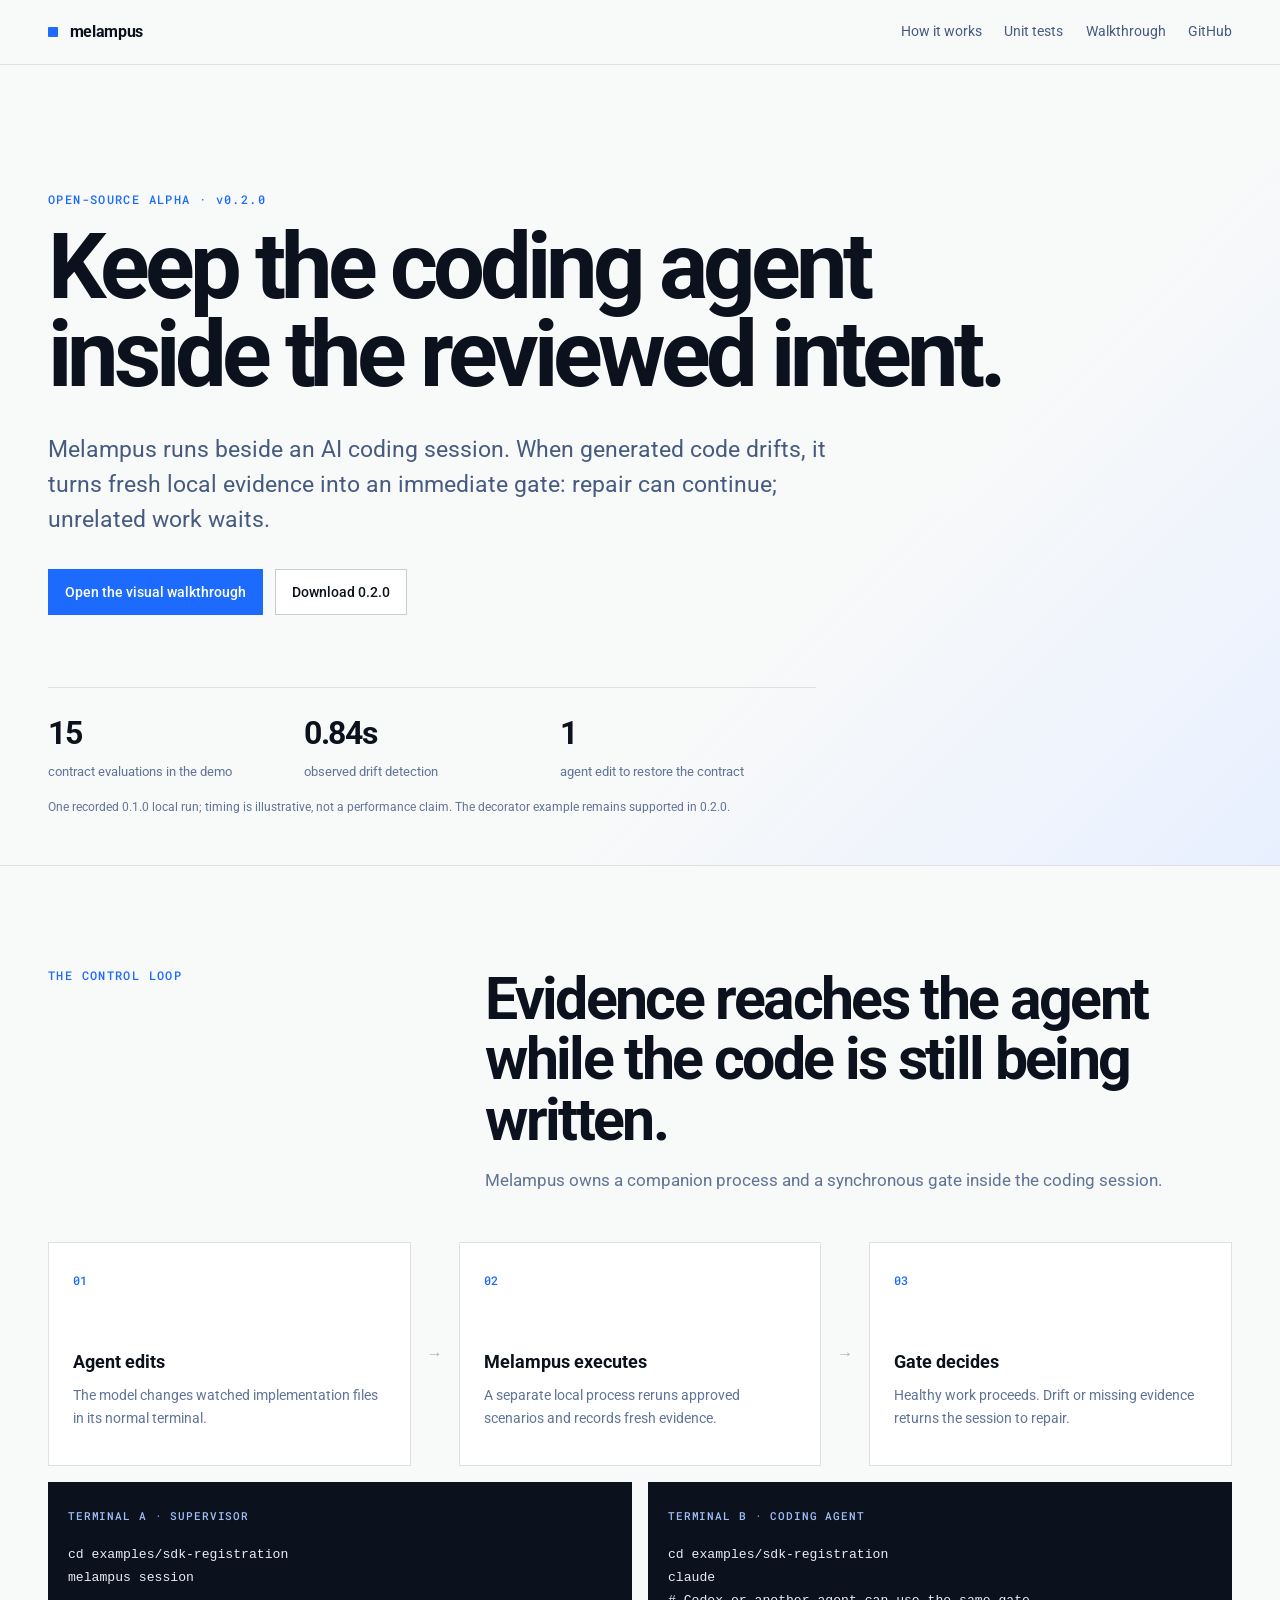
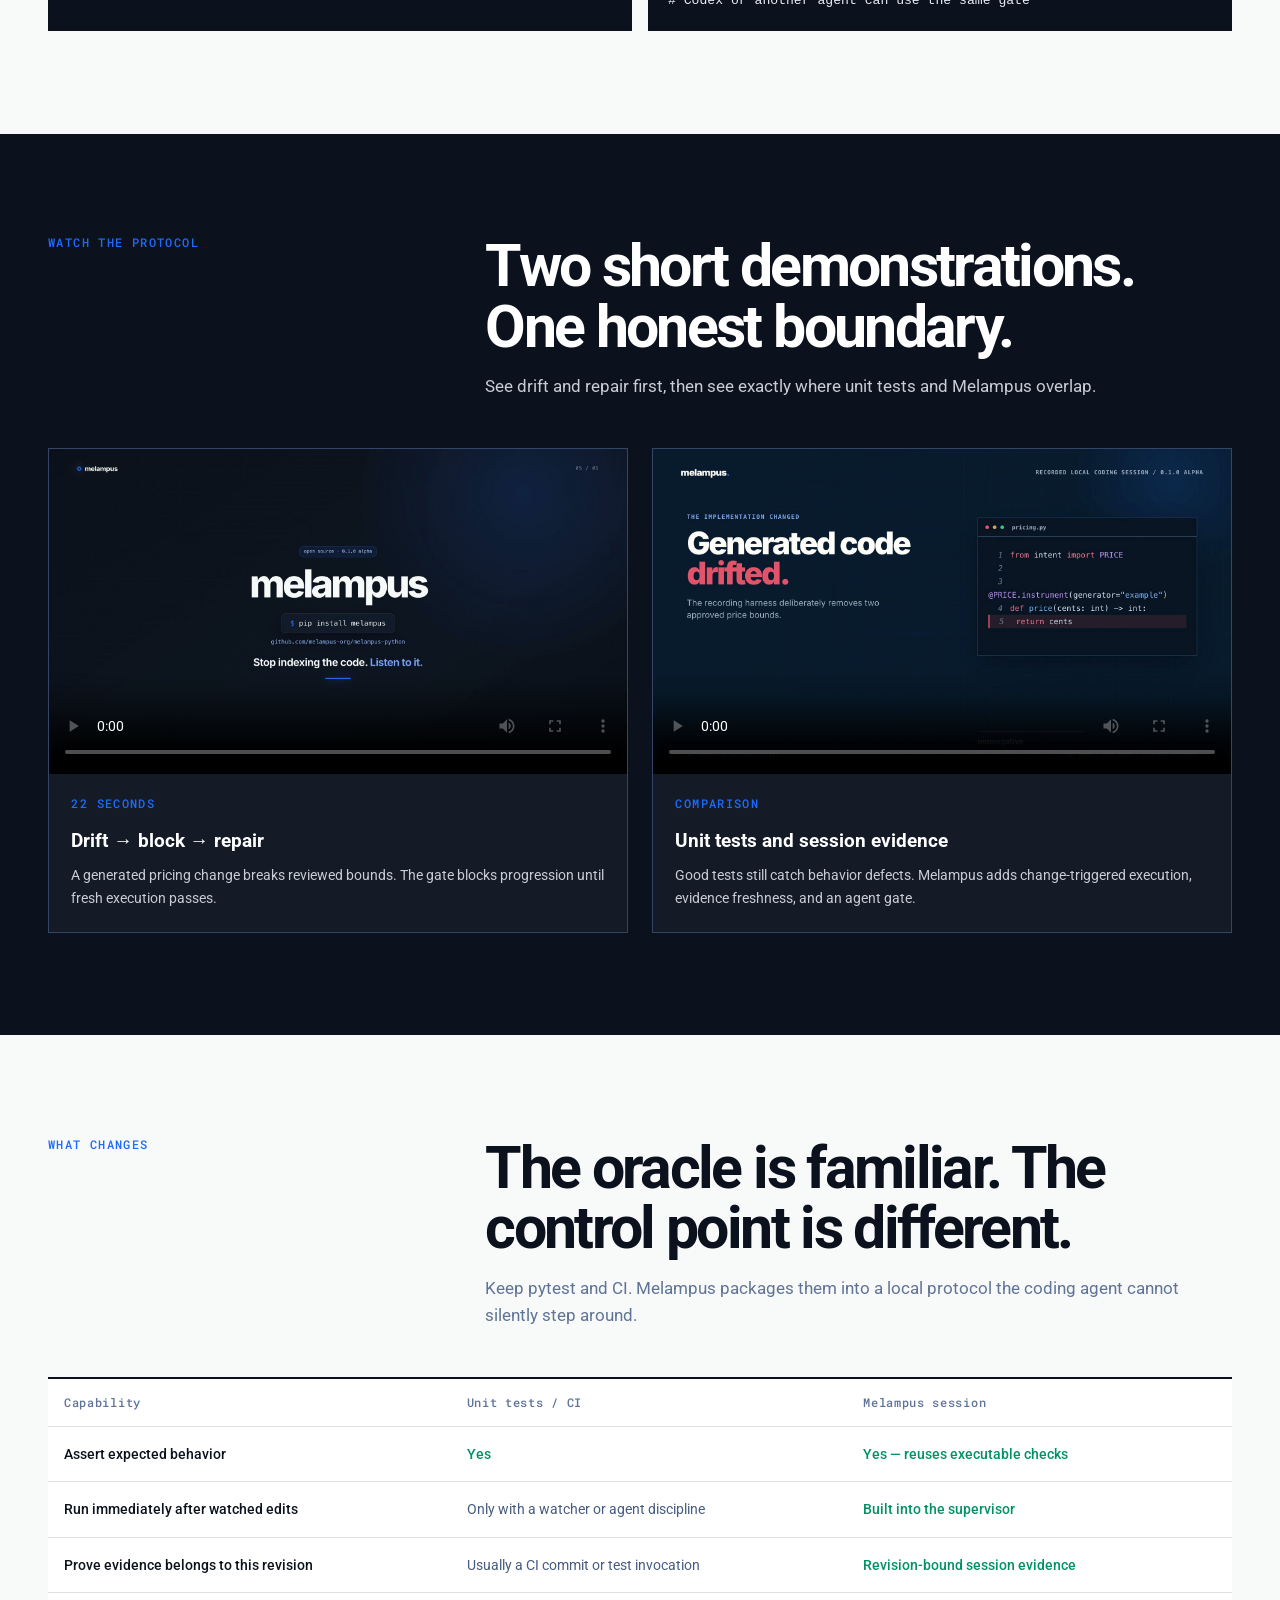
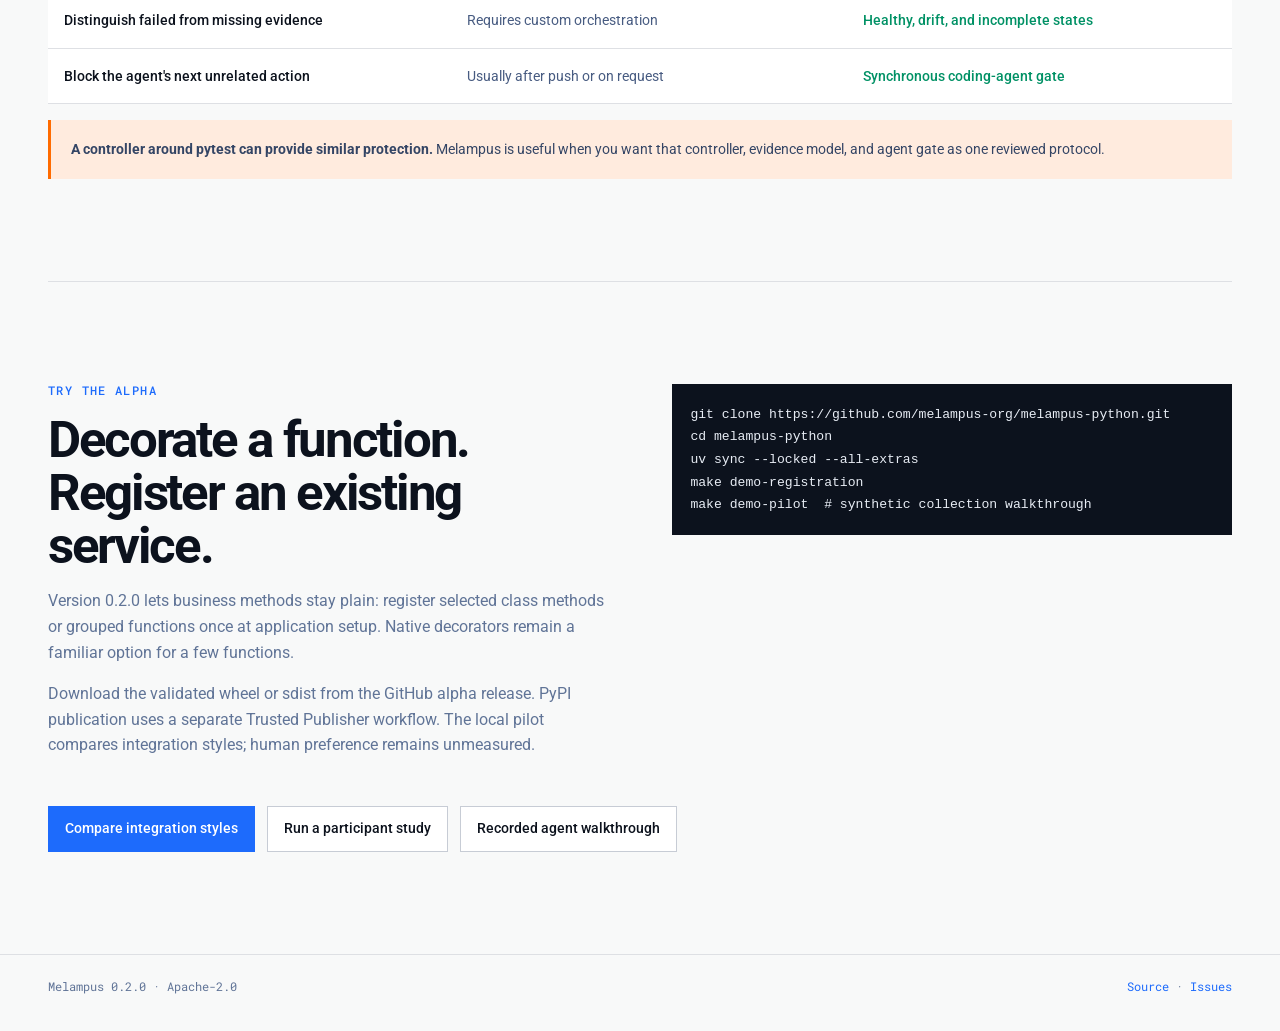
<file: site/index.html>
<!DOCTYPE html>
<html lang="en">
  <head>
    <meta charset="utf-8" />
    <meta name="viewport" content="width=device-width, initial-scale=1" />
    <meta name="description" content="Melampus keeps AI coding sessions aligned with reviewed intent and fresh local execution evidence." />
    <title>Melampus 0.2.0 — keep coding agents aligned</title>
    <link rel="preconnect" href="https://fonts.googleapis.com" />
    <link rel="preconnect" href="https://fonts.gstatic.com" crossorigin />
    <link href="https://fonts.googleapis.com/css2?family=Roboto:wght@400;500;700&family=Roboto+Mono:wght@400;500&display=swap" rel="stylesheet" />
    <link rel="stylesheet" href="./brand.css" />
    <link rel="stylesheet" href="./site-hub.css" />
  </head>
  <body>
    <header class="site-header">
      <div class="site-header__inner">
        <a class="wordmark" href="#top"><span class="site-mark" aria-hidden="true"></span>melampus</a>
        <nav aria-label="Primary navigation">
          <a href="#how">How it works</a>
          <a href="#compare">Unit tests</a>
          <a href="./walkthrough/">Walkthrough</a>
          <a href="https://github.com/melampus-org/melampus-python">GitHub</a>
        </nav>
      </div>
    </header>

    <main id="top">
      <section class="hero">
        <div class="hero__inner">
          <p class="eyebrow">OPEN-SOURCE ALPHA · v0.2.0</p>
          <h1>Keep the coding agent<br />inside the reviewed intent.</h1>
          <p class="hero__lede">
            Melampus runs beside an AI coding session. When generated code drifts, it turns
            fresh local evidence into an immediate gate: repair can continue; unrelated work waits.
          </p>
          <div class="hero__actions">
            <a class="button button--primary" href="./walkthrough/">Open the visual walkthrough</a>
            <a class="button" href="https://github.com/melampus-org/melampus-python/releases/tag/v0.2.0">Download 0.2.0</a>
          </div>
          <dl class="hero__facts">
            <div><dt>15</dt><dd>contract evaluations in the demo</dd></div>
            <div><dt>0.84s</dt><dd>observed drift detection</dd></div>
            <div><dt>1</dt><dd>agent edit to restore the contract</dd></div>
          </dl>
          <p class="disclaimer">One recorded 0.1.0 local run; timing is illustrative, not a performance claim. The decorator example remains supported in 0.2.0.</p>
        </div>
      </section>

      <section class="section" id="how">
        <div class="section-head">
          <p class="eyebrow">THE CONTROL LOOP</p>
          <h2>Evidence reaches the agent while the code is still being written.</h2>
          <p>Melampus owns a companion process and a synchronous gate inside the coding session.</p>
        </div>
        <div class="flow" aria-label="Coding agent control loop">
          <article><span>01</span><h3>Agent edits</h3><p>The model changes watched implementation files in its normal terminal.</p></article>
          <div class="flow__arrow" aria-hidden="true">→</div>
          <article><span>02</span><h3>Melampus executes</h3><p>A separate local process reruns approved scenarios and records fresh evidence.</p></article>
          <div class="flow__arrow" aria-hidden="true">→</div>
          <article><span>03</span><h3>Gate decides</h3><p>Healthy work proceeds. Drift or missing evidence returns the session to repair.</p></article>
        </div>
        <div class="terminal-pair">
          <div><span>TERMINAL A · SUPERVISOR</span><pre><code>cd examples/sdk-registration
melampus session</code></pre></div>
          <div><span>TERMINAL B · CODING AGENT</span><pre><code>cd examples/sdk-registration
claude
# Codex or another agent can use the same gate</code></pre></div>
        </div>
      </section>

      <section class="section section--ink" id="videos">
        <div class="section-head">
          <p class="eyebrow">WATCH THE PROTOCOL</p>
          <h2>Two short demonstrations. One honest boundary.</h2>
          <p>See drift and repair first, then see exactly where unit tests and Melampus overlap.</p>
        </div>
        <div class="video-grid">
          <article class="video-card">
            <video controls preload="metadata" poster="./media/agent-session-demo.jpg">
              <source src="./media/agent-session-demo.mp4" type="video/mp4" />
              Your browser does not support MP4 video.
            </video>
            <div><p class="eyebrow">22 SECONDS</p><h3>Drift → block → repair</h3><p>A generated pricing change breaks reviewed bounds. The gate blocks progression until fresh execution passes.</p></div>
          </article>
          <article class="video-card">
            <video controls preload="metadata" poster="./media/unit-test-comparison.jpg">
              <source src="./media/unit-test-comparison.mp4" type="video/mp4" />
              Your browser does not support MP4 video.
            </video>
            <div><p class="eyebrow">COMPARISON</p><h3>Unit tests and session evidence</h3><p>Good tests still catch behavior defects. Melampus adds change-triggered execution, evidence freshness, and an agent gate.</p></div>
          </article>
        </div>
      </section>

      <section class="section" id="compare">
        <div class="section-head">
          <p class="eyebrow">WHAT CHANGES</p>
          <h2>The oracle is familiar. The control point is different.</h2>
          <p>Keep pytest and CI. Melampus packages them into a local protocol the coding agent cannot silently step around.</p>
        </div>
        <div class="table-wrap">
          <table>
            <thead><tr><th>Capability</th><th>Unit tests / CI</th><th>Melampus session</th></tr></thead>
            <tbody>
              <tr><th>Assert expected behavior</th><td class="yes">Yes</td><td class="yes">Yes — reuses executable checks</td></tr>
              <tr><th>Run immediately after watched edits</th><td>Only with a watcher or agent discipline</td><td class="yes">Built into the supervisor</td></tr>
              <tr><th>Prove evidence belongs to this revision</th><td>Usually a CI commit or test invocation</td><td class="yes">Revision-bound session evidence</td></tr>
              <tr><th>Distinguish failed from missing evidence</th><td>Requires custom orchestration</td><td class="yes">Healthy, drift, and incomplete states</td></tr>
              <tr><th>Block the agent's next unrelated action</th><td>Usually after push or on request</td><td class="yes">Synchronous coding-agent gate</td></tr>
            </tbody>
          </table>
        </div>
        <aside class="truth-note"><strong>A controller around pytest can provide similar protection.</strong> Melampus is useful when you want that controller, evidence model, and agent gate as one reviewed protocol.</aside>
      </section>

      <section class="section section--cta" id="try">
        <div>
          <p class="eyebrow">TRY THE ALPHA</p>
          <h2>Decorate a function. Register an existing service.</h2>
          <p>Version 0.2.0 lets business methods stay plain: register selected class methods or grouped functions once at application setup. Native decorators remain a familiar option for a few functions.</p>
          <p>Download the validated wheel or sdist from the GitHub alpha release. PyPI publication uses a separate Trusted Publisher workflow. The local pilot compares integration styles; human preference remains unmeasured.</p>
        </div>
        <pre><code>git clone https://github.com/melampus-org/melampus-python.git
cd melampus-python
uv sync --locked --all-extras
make demo-registration
make demo-pilot  # synthetic collection walkthrough</code></pre>
        <div class="hero__actions">
          <a class="button button--primary" href="https://github.com/melampus-org/melampus-python/tree/main/examples/sdk-registration">Compare integration styles</a>
          <a class="button" href="https://github.com/melampus-org/melampus-python/tree/main/examples/pilot_study">Run a participant study</a>
          <a class="button" href="./walkthrough/#try">Recorded agent walkthrough</a>
        </div>
      </section>
    </main>

    <footer class="site-footer">
      <div class="site-footer__inner">
        <span>Melampus 0.2.0 · Apache-2.0</span>
        <span><a href="https://github.com/melampus-org/melampus-python">Source</a> · <a href="https://github.com/melampus-org/melampus-python/issues">Issues</a></span>
      </div>
    </footer>
  </body>
</html>
</file>
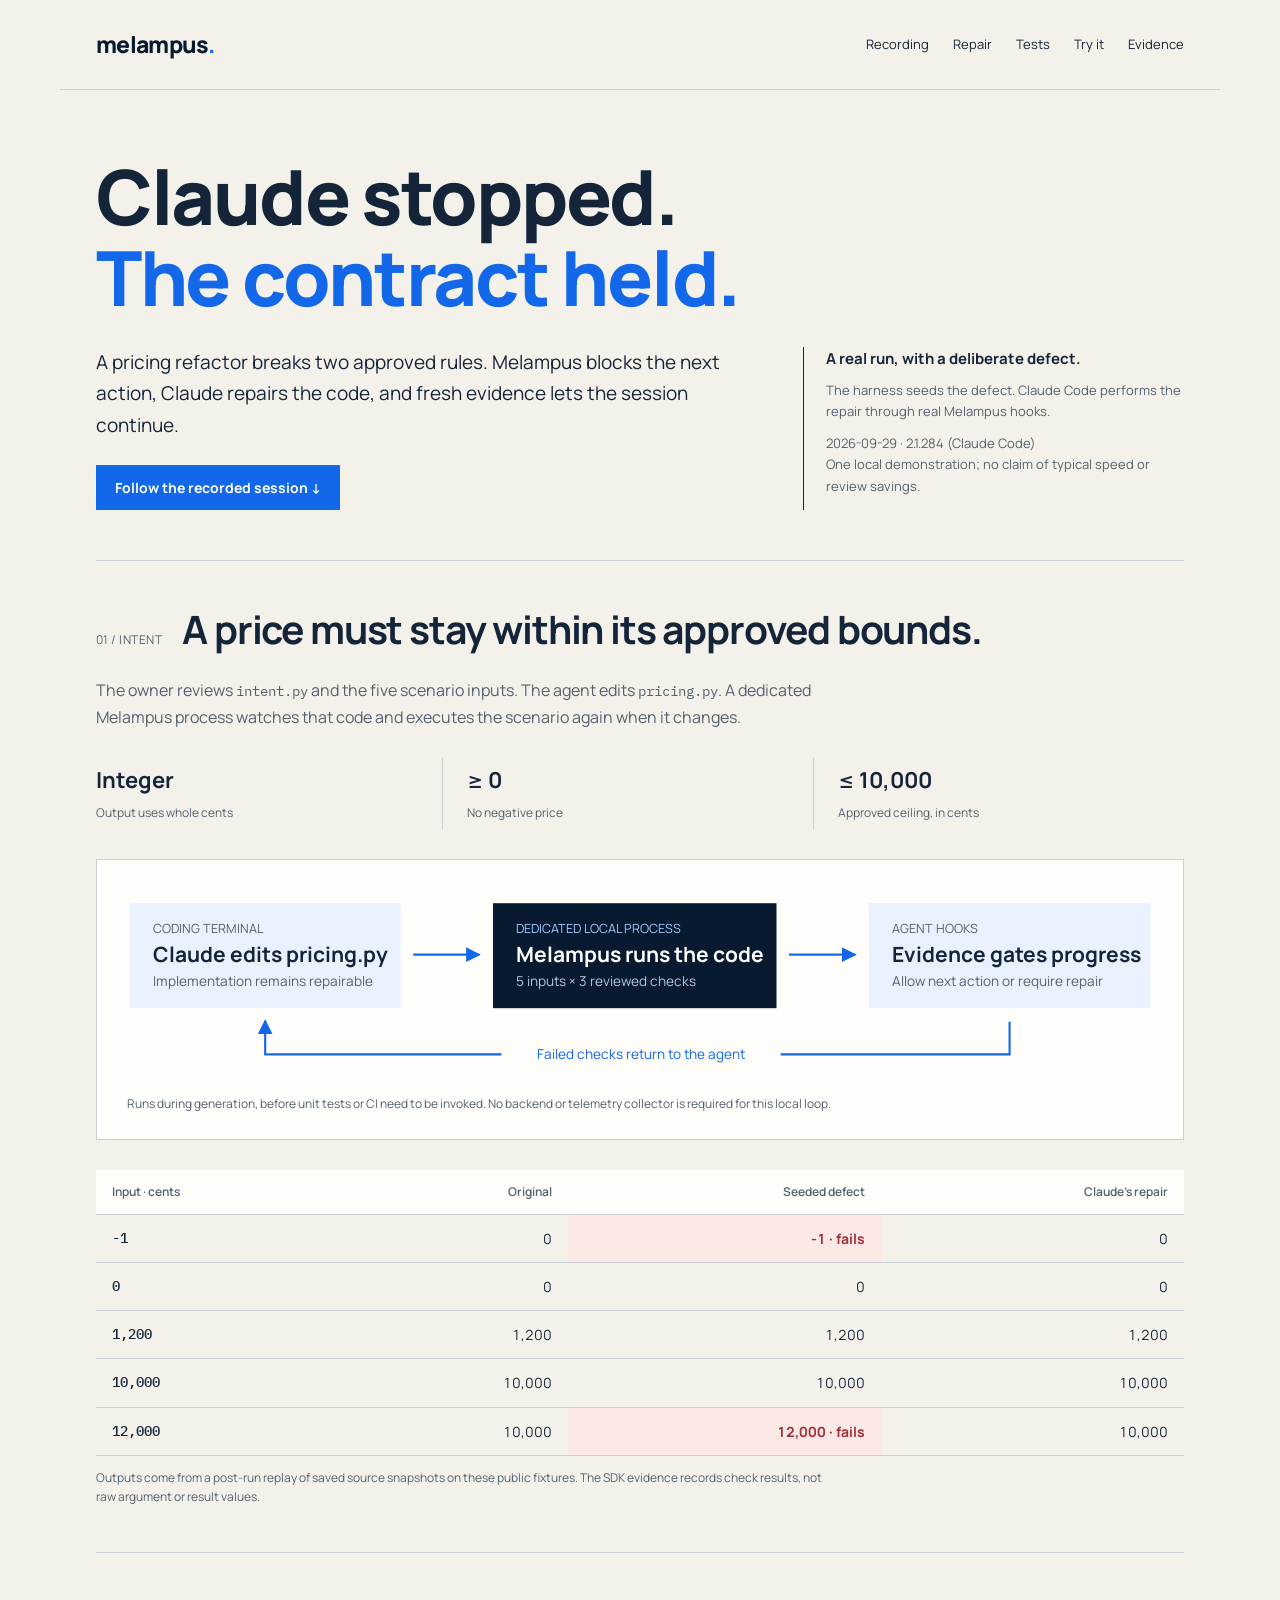
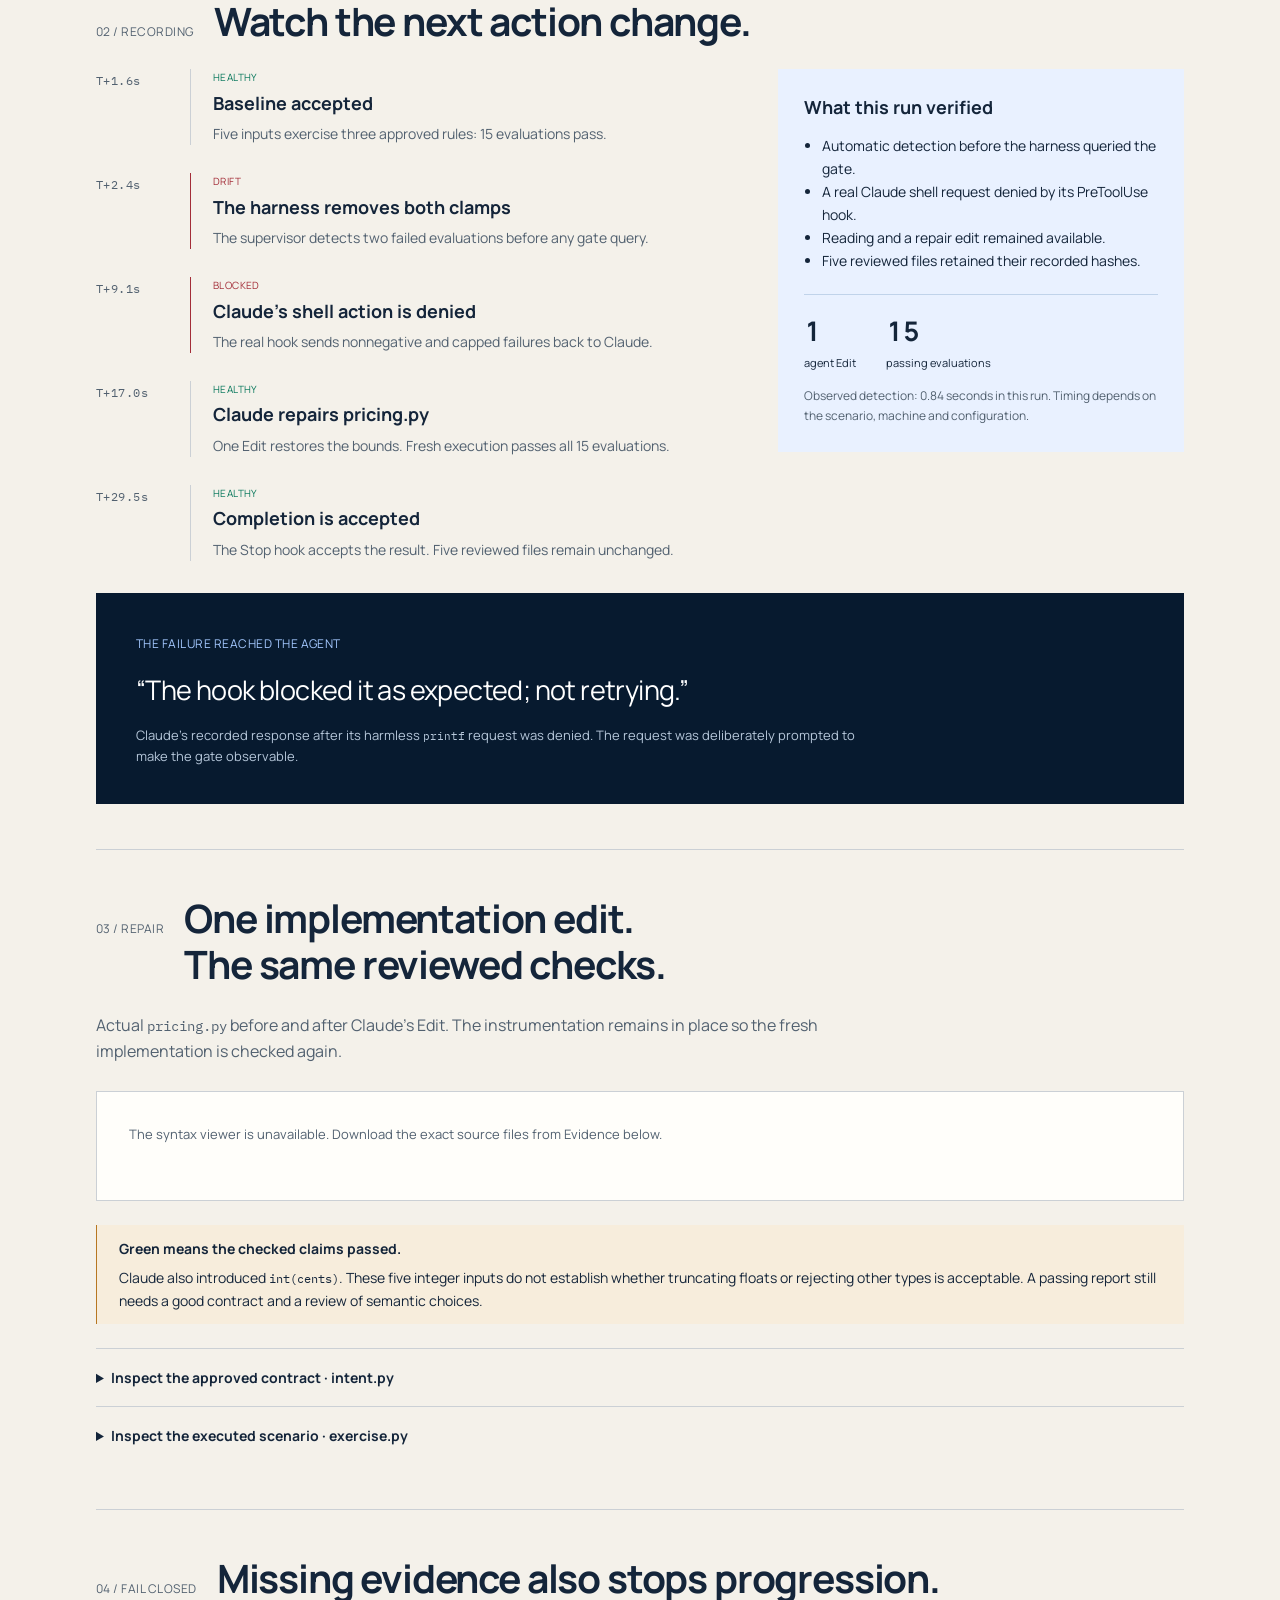
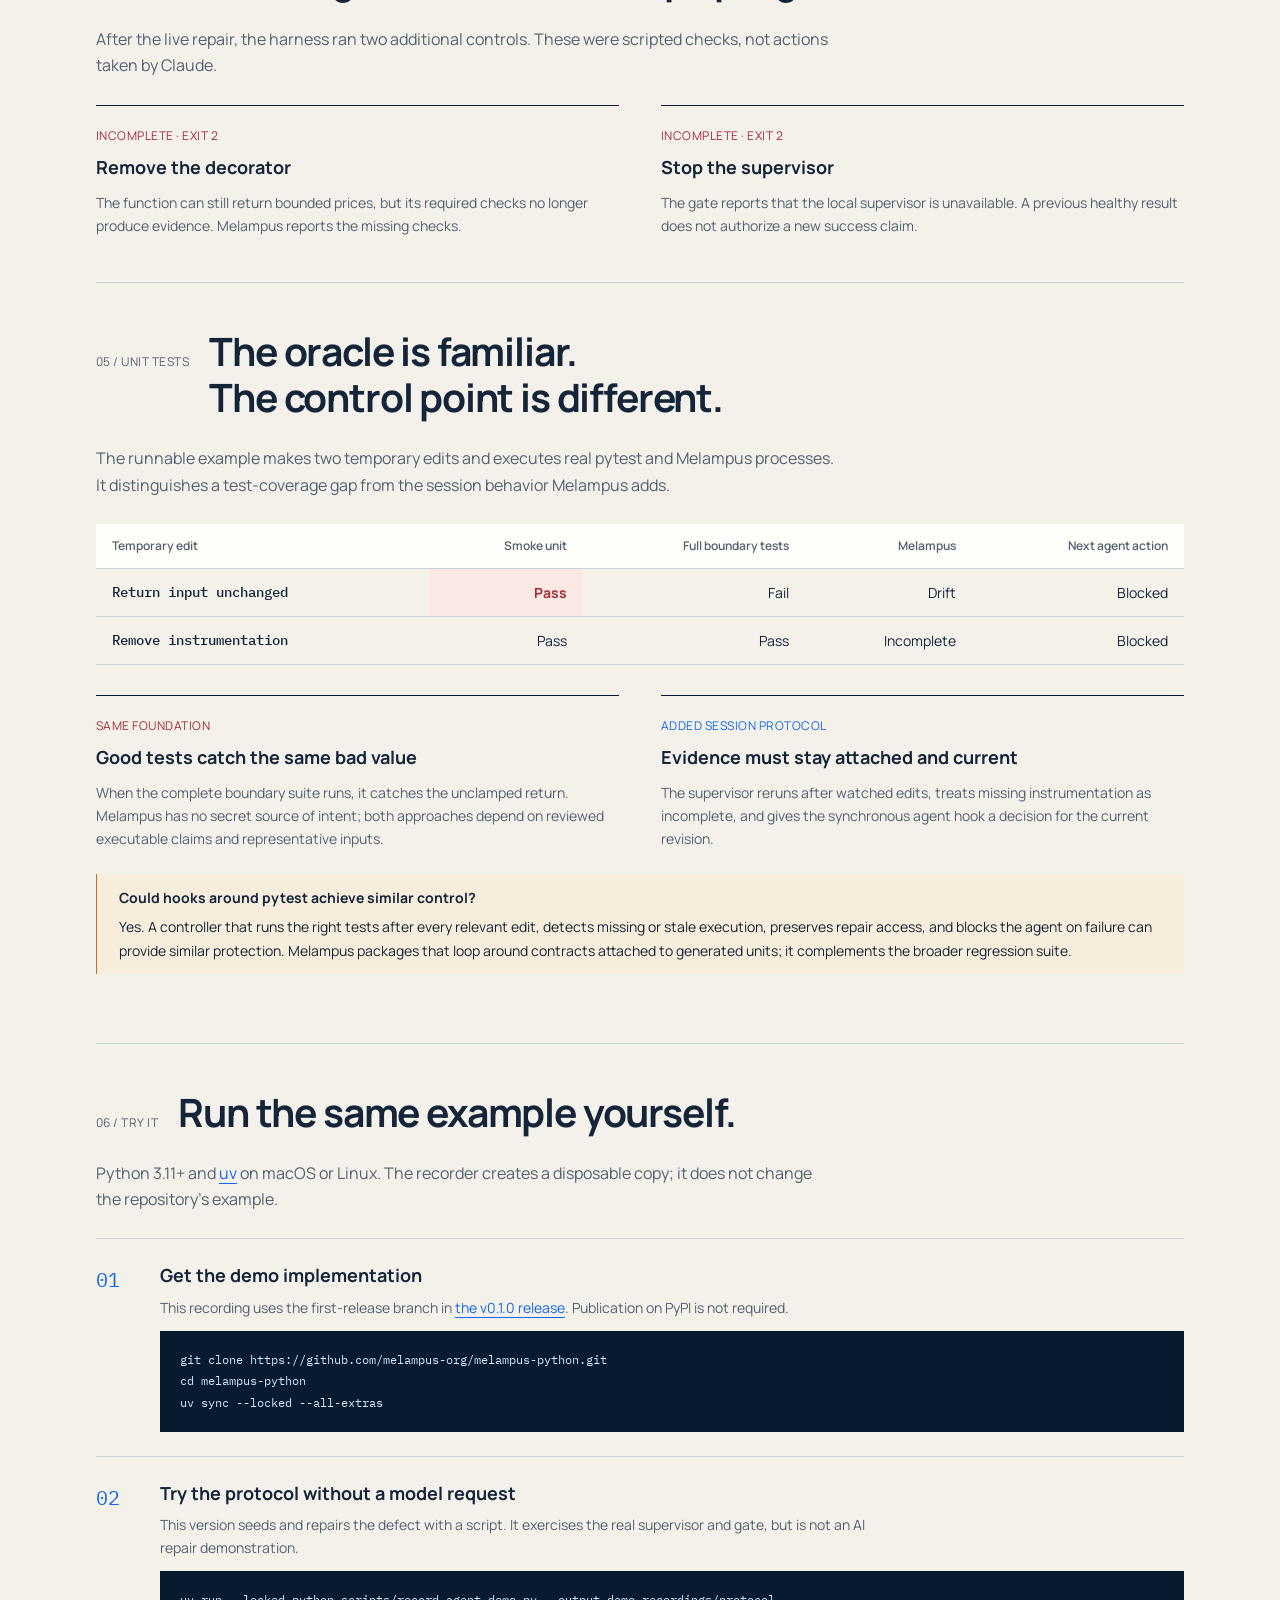
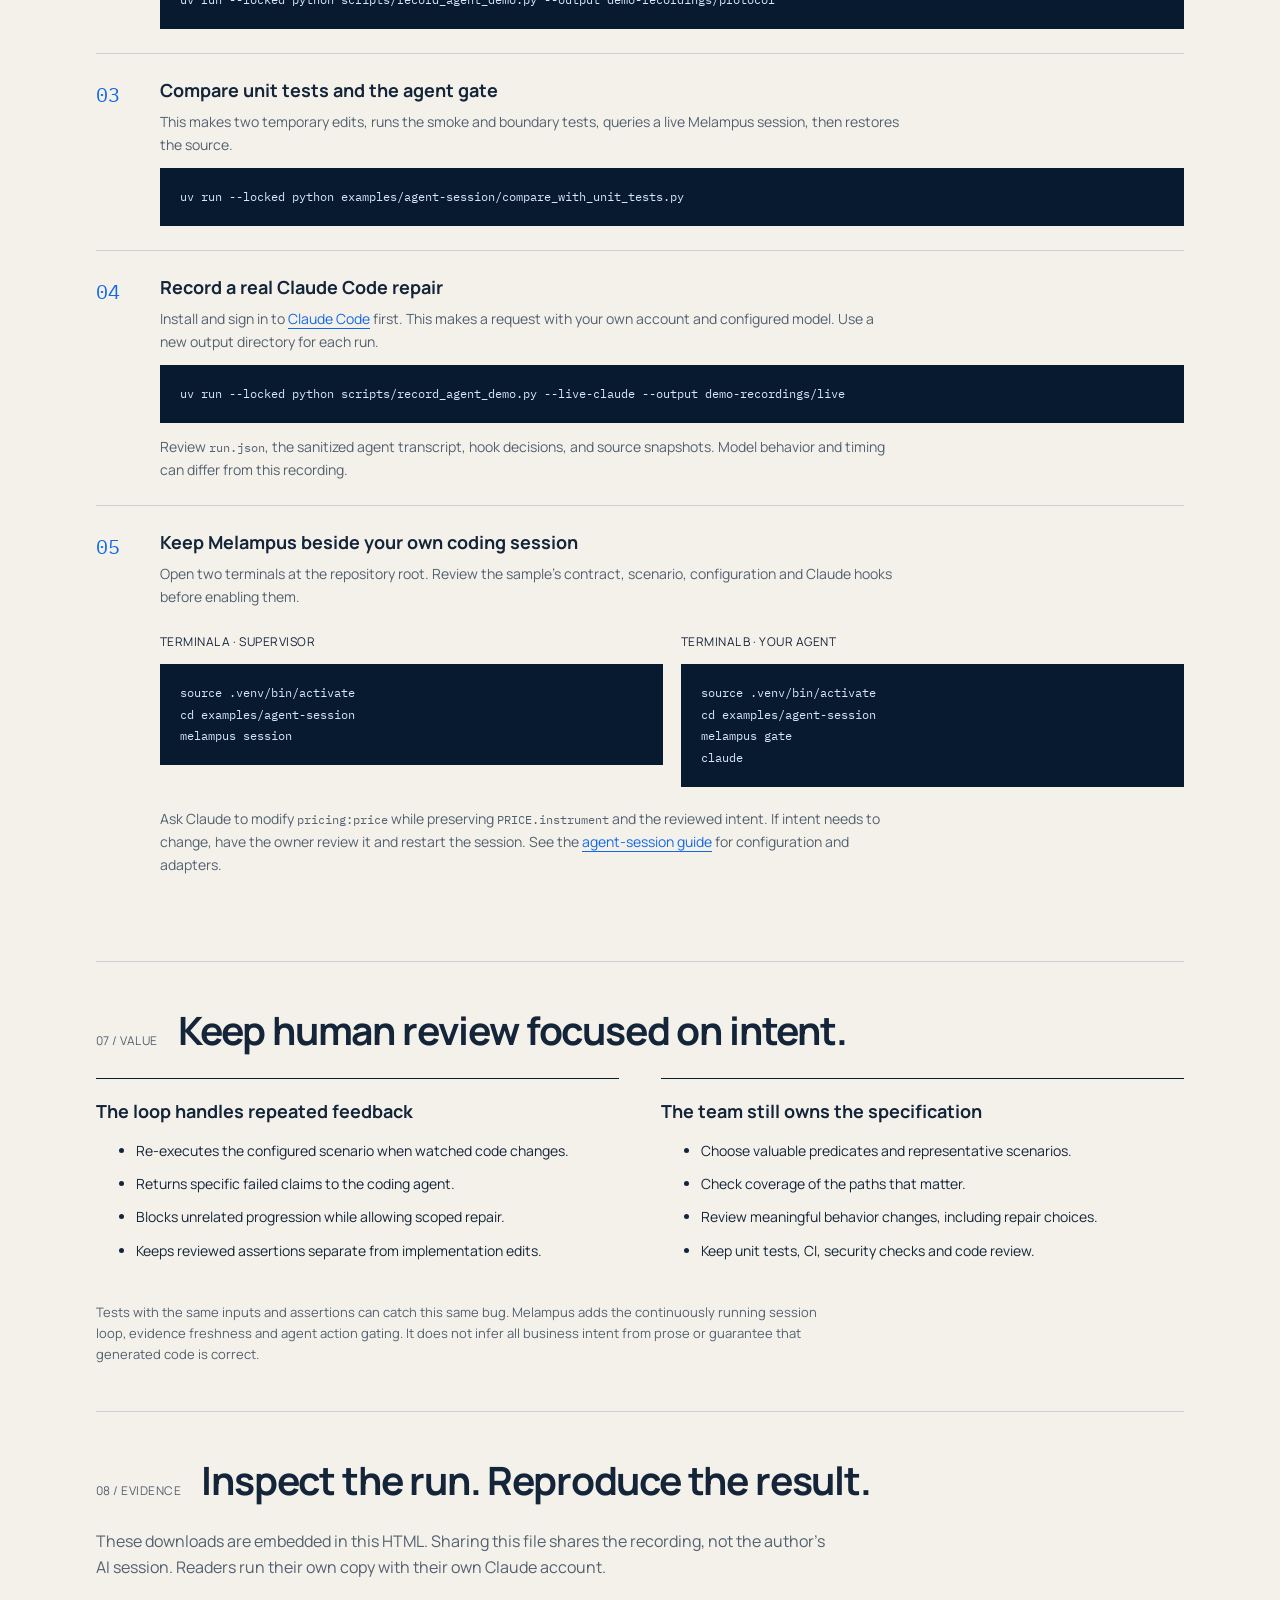
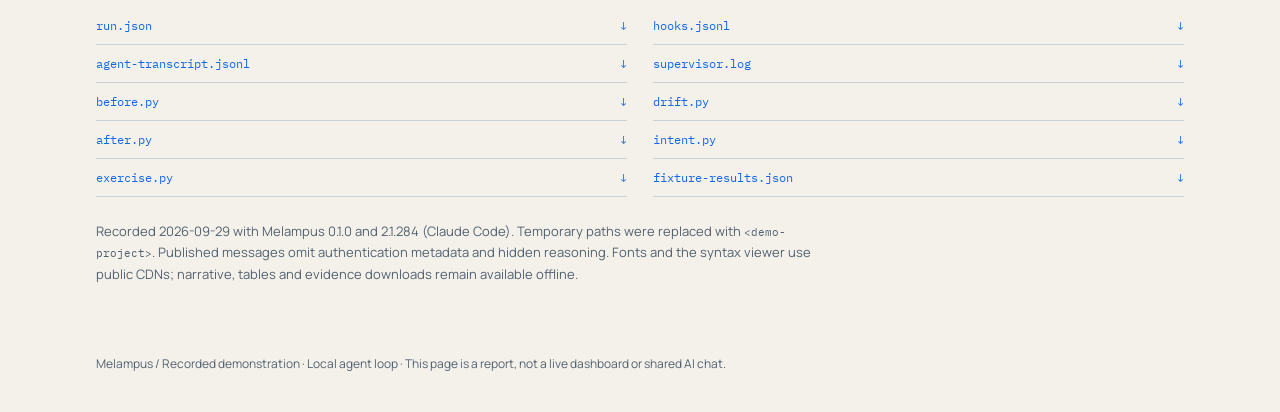
<file: site/walkthrough/index.html>
<!doctype html>
<html lang="en">
<head>
<meta charset="utf-8"><meta name="viewport" content="width=device-width,initial-scale=1">
<title>Melampus — a recorded Claude coding session</title>
<link rel="preconnect" href="https://fonts.googleapis.com">
<link href="https://fonts.googleapis.com/css2?family=IBM+Plex+Mono:wght@400;500&family=Manrope:wght@400;500;600;700;800&display=swap" rel="stylesheet">
<style>
:root{--navy:#071a2f;--ink:#14253a;--muted:#526170;--blue:#1268e8;--soft:#e9f1ff;--green:#08785c;--red:#a32d38;--paper:#f4f1ea;--white:#fffefa;--line:#cbd0d5}
*{box-sizing:border-box}html{scroll-behavior:smooth;scroll-padding-top:24px}body{margin:0;background:var(--paper);color:var(--ink);font:16px/1.65 Manrope,system-ui,sans-serif}a{color:var(--blue);text-underline-offset:4px}a:focus-visible,summary:focus-visible{outline:3px solid var(--blue);outline-offset:5px}header,main,footer{max-width:1160px;margin:auto;padding:0 36px}header{display:flex;justify-content:space-between;align-items:center;min-height:90px;border-bottom:1px solid var(--line)}.brand{font-weight:800;font-size:23px;letter-spacing:-1px;color:var(--navy);text-decoration:none}.brand span{color:var(--blue)}nav{display:flex;gap:24px}nav a{font-size:13px;color:var(--ink);text-decoration:none}h1,h2,h3,p{margin:0}h1{font-size:clamp(42px,6.5vw,76px);line-height:1.06;letter-spacing:-3px;max-width:760px;font-weight:800}h1 em{font-style:normal;color:var(--blue)}h2{font-size:clamp(28px,3.4vw,39px);line-height:1.18;letter-spacing:-1.25px;max-width:850px}h3{font-size:18px;line-height:1.35}p{max-width:740px}.eyebrow,.label,.time,.state{font-family:"IBM Plex Mono",monospace;font-size:12px;letter-spacing:.04em}.eyebrow{color:var(--blue);margin-bottom:22px}.hero{padding:66px 0 50px}.hero-grid{display:grid;grid-template-columns:1.7fr 1fr;gap:60px;margin-top:30px}.lede{font-size:19px;line-height:1.65}.context{border-left:3px solid var(--ink);padding-left:22px;font-size:13px;color:var(--muted)}.context strong{display:block;color:var(--ink);font-size:15px;margin-bottom:8px}.context p+p{margin-top:10px}.primary{display:inline-block;background:var(--blue);color:white;padding:11px 19px;text-decoration:none;font-size:14px;font-weight:700;margin-top:24px}section{padding:45px 0;border-top:1px solid var(--line)}.section-head{display:flex;gap:20px;align-items:baseline;margin-bottom:25px}.section-head .label{color:var(--muted);white-space:nowrap}.intro{color:var(--muted);margin:16px 0 26px}.rules{display:flex;gap:0;margin:28px 0}.rules div{padding:4px 24px;border-left:1px solid var(--line);flex:1}.rules div:first-child{padding-left:0;border:0}.rules b{display:block;font-size:22px}.rules small{font-size:12px;color:var(--muted)}.diagram{background:var(--white);border:1px solid var(--line);padding:18px;margin:30px 0}.diagram svg{width:100%;height:auto;display:block}.diagram figcaption{font-size:12px;color:var(--muted);padding:8px 12px}.table-wrap{overflow-x:auto}table{width:100%;border-collapse:collapse;text-align:right;font-size:14px}th,td{padding:12px 16px;border-bottom:1px solid var(--line)}thead th{font-size:12px;font-weight:600;color:var(--muted);background:var(--white)}th:first-child{text-align:left}tbody th{font-weight:500;font-family:"IBM Plex Mono",monospace}.failed{color:var(--red);background:#fae9e5;font-weight:700}.caption{font-size:12px;color:var(--muted);margin-top:12px}.record-grid{display:grid;grid-template-columns:1.55fr 1fr;gap:52px}.timeline{list-style:none;padding:0;margin:0}.timeline li{display:grid;grid-template-columns:76px 1fr;gap:18px;padding:0 0 28px}.timeline li>div{border-left:2px solid var(--line);padding:0 0 0 22px}.timeline .state{color:var(--green);display:block;font-size:10px;text-transform:uppercase;margin-bottom:5px}.timeline .drift .state,.timeline .blocked .state{color:var(--red)}.timeline .drift>div,.timeline .blocked>div{border-left-color:var(--red)}.time{color:var(--muted);padding-top:2px}.timeline p{font-size:14px;color:var(--muted);margin-top:7px}.evidence-note{align-self:start;background:var(--soft);padding:26px}.evidence-note ul{padding-left:18px;font-size:14px}.stats{display:flex;gap:30px;border-top:1px solid #c0d3ea;padding-top:20px;margin-top:22px}.stats b{display:block;font-size:27px;line-height:1.2}.stats small{font-size:11px}.quote{background:var(--navy);color:white;padding:36px 40px;margin:4px 0 0}.quote .label{color:#a4c8ff}.quote blockquote{font-size:27px;line-height:1.4;letter-spacing:-.6px;margin:16px 0}.quote p{font-size:13px;color:#b6c7da}.code-view{border:1px solid var(--line);background:var(--white);margin-top:18px;min-height:110px;max-width:100%;overflow:hidden}.code-view>p{padding:20px;font-size:13px;color:var(--muted)}.caution{border-left:3px solid #b77722;padding:12px 22px;margin:24px 0;background:#f7eddc;font-size:14px}.caution strong{display:block;margin-bottom:6px}details{border-top:1px solid var(--line);padding:17px 0}summary{cursor:pointer;font-size:14px;font-weight:700}.pair{display:grid;grid-template-columns:1fr 1fr;gap:42px}.pair article{border-top:3px solid var(--navy);padding-top:20px}.pair p{font-size:14px;margin-top:12px;color:var(--muted)}.pair .state{display:block;color:var(--red);margin-bottom:9px}.steps{list-style:none;padding:0;counter-reset:step}.steps>li{counter-increment:step;border-top:1px solid var(--line);padding:24px 0 12px;display:grid;grid-template-columns:48px 1fr;gap:16px}.steps>li:before{content:counter(step,decimal-leading-zero);font-family:"IBM Plex Mono",monospace;color:var(--blue);font-size:20px}.steps p{font-size:14px;margin:8px 0 12px;color:var(--muted)}pre{padding:18px 20px;background:var(--navy);color:#d7e7fb;overflow:auto;font:12px/1.8 "IBM Plex Mono",monospace;margin:12px 0;white-space:pre-wrap;overflow-wrap:anywhere}code{font-family:"IBM Plex Mono",monospace;font-size:.85em}.terminal-pair{display:grid;grid-template-columns:1fr 1fr;gap:18px}.terminal-pair .label{display:block;margin-top:12px}.benefits li{margin:10px 0;font-size:14px}.downloads{display:grid;grid-template-columns:1fr 1fr;gap:0 26px;margin-top:25px}.downloads a{padding:11px 0;border-bottom:1px solid var(--line);font:12px "IBM Plex Mono",monospace;text-decoration:none;display:flex;justify-content:space-between}.downloads a:hover{text-decoration:underline}footer{padding-top:24px;padding-bottom:38px;font-size:12px;color:var(--muted)}.endnote{margin-top:24px;font-size:13px;color:var(--muted)}
@media(max-width:720px){header,main,footer{padding-left:20px;padding-right:20px}header{align-items:flex-start;flex-direction:column;justify-content:center;gap:12px;padding-top:18px;padding-bottom:18px}nav{gap:19px}h1{letter-spacing:-1.8px}.hero{padding-top:40px}.hero-grid,.record-grid,.pair,.terminal-pair{grid-template-columns:1fr;gap:24px}.rules{gap:12px}.rules div{padding:4px 12px}.rules b{font-size:17px}.section-head{gap:12px;align-items:flex-start}.section-head .label{padding-top:6px}.diagram{padding:7px}.diagram svg{min-width:620px}.diagram{overflow:auto}.quote{padding:26px 22px}.quote blockquote{font-size:22px}.downloads{grid-template-columns:1fr}.timeline li{grid-template-columns:64px 1fr;gap:9px}.timeline li>div{padding-left:15px}.steps>li{grid-template-columns:30px 1fr;gap:12px}.steps>li>div{min-width:0}section{padding:32px 0}}
@media(prefers-reduced-motion:reduce){html{scroll-behavior:auto}}
@media print{body{background:white}nav,.primary{display:none}section{break-inside:avoid}.hero{padding-top:30px}.code-view{overflow:visible}}
::selection{background:#c4dcff;color:var(--navy)}html{scrollbar-color:#8495a7 var(--paper);scroll-behavior:auto}table,.time,.stats{font-variant-numeric:tabular-nums}.context,.caution{border-left-width:1px}.timeline li>div{border-left-width:1px}.pair article{border-top-width:1px}.code-view{padding:12px}h1,h2{letter-spacing:-.03em;text-wrap:balance}.brand{letter-spacing:-.03em}.primary:hover{background:#0d52b9}.label,.state{font-family:Manrope,system-ui,sans-serif}
</style>
</head>
<body>
<header><a class="brand" href="../">melampus<span>.</span></a><nav aria-label="Walkthrough"><a href="#recording">Recording</a><a href="#repair">Repair</a><a href="#compare">Tests</a><a href="#try">Try it</a><a href="#evidence">Evidence</a></nav></header>
<main id="top">
<div class="hero">
<h1>Claude stopped.<br><em>The contract held.</em></h1>
<div class="hero-grid"><div><p class="lede">A pricing refactor breaks two approved rules. Melampus blocks the next action, Claude repairs the code, and fresh evidence lets the session continue.</p><a class="primary" href="#recording">Follow the recorded session ↓</a></div><aside class="context"><strong>A real run, with a deliberate defect.</strong><p>The harness seeds the defect. Claude Code performs the repair through real Melampus hooks.</p><p>2026-09-29 · 2.1.284 (Claude Code)<br>One local demonstration; no claim of typical speed or review savings.</p></aside></div>
</div>
<section>
<div class="section-head"><span class="label">01 / INTENT</span><h2>A price must stay within its approved bounds.</h2></div>
<p class="intro">The owner reviews <code>intent.py</code> and the five scenario inputs. The agent edits <code>pricing.py</code>. A dedicated Melampus process watches that code and executes the scenario again when it changes.</p>
<div class="rules"><div><b>Integer</b><small>Output uses whole cents</small></div><div><b>≥ 0</b><small>No negative price</small></div><div><b>≤ 10,000</b><small>Approved ceiling, in cents</small></div></div>
<figure class="diagram">
<svg viewBox="0 0 1000 198" role="img" aria-labelledby="flow-title flow-desc">
<title id="flow-title">A local feedback loop around the coding agent</title><desc id="flow-desc">Claude edits the implementation. Melampus executes five inputs and three checks in a separate local process. Hooks use fresh evidence to allow progression or return the agent to repair.</desc>
<defs><marker id="arrow" viewBox="0 0 10 10" refX="9" refY="5" markerWidth="7" markerHeight="7" orient="auto-start-reverse"><path d="M 0 0 L 10 5 L 0 10 z" fill="#1268e8"/></marker></defs>
<g font-family="Manrope,system-ui,sans-serif"><rect x="14" y="24" width="258" height="100" fill="#e9f1ff"/><text x="36" y="52" fill="#526170" font-size="12">CODING TERMINAL</text><text x="36" y="80" fill="#14253a" font-size="20" font-weight="700">Claude edits pricing.py</text><text x="36" y="103" fill="#526170" font-size="13">Implementation remains repairable</text>
<path d="M 284 73 H 347" stroke="#1268e8" stroke-width="2" marker-end="url(#arrow)"/>
<rect x="360" y="24" width="270" height="100" fill="#071a2f"/><text x="382" y="52" fill="#a4c8ff" font-size="12">DEDICATED LOCAL PROCESS</text><text x="382" y="80" fill="white" font-size="20" font-weight="700">Melampus runs the code</text><text x="382" y="103" fill="#b6c7da" font-size="13">5 inputs × 3 reviewed checks</text>
<path d="M 642 73 H 705" stroke="#1268e8" stroke-width="2" marker-end="url(#arrow)"/>
<rect x="718" y="24" width="268" height="100" fill="#e9f1ff"/><text x="740" y="52" fill="#526170" font-size="12">AGENT HOOKS</text><text x="740" y="80" fill="#14253a" font-size="20" font-weight="700">Evidence gates progress</text><text x="740" y="103" fill="#526170" font-size="13">Allow next action or require repair</text>
<path d="M 852 137 V 168 H 143 V 136" stroke="#1268e8" stroke-width="2" fill="none" marker-end="url(#arrow)"/><rect x="368" y="151" width="266" height="30" fill="#fffefa"/><text x="501" y="172" text-anchor="middle" fill="#1268e8" font-size="13">Failed checks return to the agent</text></g>
</svg>
<figcaption>Runs during generation, before unit tests or CI need to be invoked. No backend or telemetry collector is required for this local loop.</figcaption>
</figure>
<div class="table-wrap"><table><thead><tr><th>Input · cents</th><th>Original</th><th>Seeded defect</th><th>Claude’s repair</th></tr></thead><tbody><tr><th>-1</th><td>0</td><td class="failed">-1 · fails</td><td>0</td></tr><tr><th>0</th><td>0</td><td>0</td><td>0</td></tr><tr><th>1,200</th><td>1,200</td><td>1,200</td><td>1,200</td></tr><tr><th>10,000</th><td>10,000</td><td>10,000</td><td>10,000</td></tr><tr><th>12,000</th><td>10,000</td><td class="failed">12,000 · fails</td><td>10,000</td></tr></tbody></table></div>
<p class="caption">Outputs come from a post-run replay of saved source snapshots on these public fixtures. The SDK evidence records check results, not raw argument or result values.</p>
</section>
<section id="recording">
<div class="section-head"><span class="label">02 / RECORDING</span><h2>Watch the next action change.</h2></div>
<div class="record-grid"><ol class="timeline"><li class="healthy"><span class="time">T+1.6s</span><div><span class="state">healthy</span><h3>Baseline accepted</h3><p>Five inputs exercise three approved rules: 15 evaluations pass.</p></div></li><li class="drift"><span class="time">T+2.4s</span><div><span class="state">drift</span><h3>The harness removes both clamps</h3><p>The supervisor detects two failed evaluations before any gate query.</p></div></li><li class="blocked"><span class="time">T+9.1s</span><div><span class="state">blocked</span><h3>Claude’s shell action is denied</h3><p>The real hook sends nonnegative and capped failures back to Claude.</p></div></li><li class="healthy"><span class="time">T+17.0s</span><div><span class="state">healthy</span><h3>Claude repairs pricing.py</h3><p>One Edit restores the bounds. Fresh execution passes all 15 evaluations.</p></div></li><li class="healthy"><span class="time">T+29.5s</span><div><span class="state">healthy</span><h3>Completion is accepted</h3><p>The Stop hook accepts the result. Five reviewed files remain unchanged.</p></div></li></ol><aside class="evidence-note"><h3>What this run verified</h3><ul><li>Automatic detection before the harness queried the gate.</li><li>A real Claude shell request denied by its PreToolUse hook.</li><li>Reading and a repair edit remained available.</li><li>Five reviewed files retained their recorded hashes.</li></ul><div class="stats"><div><b>1</b><small>agent Edit</small></div><div><b>15</b><small>passing evaluations</small></div></div><p class="caption">Observed detection: 0.84 seconds in this run. Timing depends on the scenario, machine and configuration.</p></aside></div>
<div class="quote"><span class="label">THE FAILURE REACHED THE AGENT</span><blockquote>“The hook blocked it as expected; not retrying.”</blockquote><p>Claude’s recorded response after its harmless <code>printf</code> request was denied. The request was deliberately prompted to make the gate observable.</p></div>
</section>
<section id="repair">
<div class="section-head"><span class="label">03 / REPAIR</span><h2>One implementation edit.<br>The same reviewed checks.</h2></div>
<p class="intro">Actual <code>pricing.py</code> before and after Claude’s Edit. The instrumentation remains in place so the fresh implementation is checked again.</p>
<div id="code-diff" class="code-view"><p>Loading source comparison. If offline, download drift.py and after.py from Evidence below.</p></div>
<div class="caution"><strong>Green means the checked claims passed.</strong>Claude also introduced <code>int(cents)</code>. These five integer inputs do not establish whether truncating floats or rejecting other types is acceptable. A passing report still needs a good contract and a review of semantic choices.</div>
<details><summary>Inspect the approved contract · intent.py</summary><div id="contract-code" class="code-view"><p>Source available in Evidence below.</p></div></details>
<details><summary>Inspect the executed scenario · exercise.py</summary><div id="scenario-code" class="code-view"><p>Source available in Evidence below.</p></div></details>
</section>
<section>
<div class="section-head"><span class="label">04 / FAIL CLOSED</span><h2>Missing evidence also stops progression.</h2></div>
<p class="intro">After the live repair, the harness ran two additional controls. These were scripted checks, not actions taken by Claude.</p>
<div class="pair"><article><span class="state">INCOMPLETE · EXIT 2</span><h3>Remove the decorator</h3><p>The function can still return bounded prices, but its required checks no longer produce evidence. Melampus reports the missing checks.</p></article><article><span class="state">INCOMPLETE · EXIT 2</span><h3>Stop the supervisor</h3><p>The gate reports that the local supervisor is unavailable. A previous healthy result does not authorize a new success claim.</p></article></div>
</section>
<section id="compare">
<div class="section-head"><span class="label">05 / UNIT TESTS</span><h2>The oracle is familiar.<br>The control point is different.</h2></div>
<p class="intro">The runnable example makes two temporary edits and executes real pytest and Melampus processes. It distinguishes a test-coverage gap from the session behavior Melampus adds.</p>
<div class="table-wrap"><table><thead><tr><th>Temporary edit</th><th>Smoke unit</th><th>Full boundary tests</th><th>Melampus</th><th>Next agent action</th></tr></thead><tbody><tr><th>Return input unchanged</th><td class="failed">Pass</td><td>Fail</td><td>Drift</td><td>Blocked</td></tr><tr><th>Remove instrumentation</th><td>Pass</td><td>Pass</td><td>Incomplete</td><td>Blocked</td></tr></tbody></table></div>
<div class="pair" style="margin-top:30px"><article><span class="state">SAME FOUNDATION</span><h3>Good tests catch the same bad value</h3><p>When the complete boundary suite runs, it catches the unclamped return. Melampus has no secret source of intent; both approaches depend on reviewed executable claims and representative inputs.</p></article><article><span class="state" style="color:var(--blue)">ADDED SESSION PROTOCOL</span><h3>Evidence must stay attached and current</h3><p>The supervisor reruns after watched edits, treats missing instrumentation as incomplete, and gives the synchronous agent hook a decision for the current revision.</p></article></div>
<div class="caution"><strong>Could hooks around pytest achieve similar control?</strong>Yes. A controller that runs the right tests after every relevant edit, detects missing or stale execution, preserves repair access, and blocks the agent on failure can provide similar protection. Melampus packages that loop around contracts attached to generated units; it complements the broader regression suite.</div>
</section>
<section id="try">
<div class="section-head"><span class="label">06 / TRY IT</span><h2>Run the same example yourself.</h2></div>
<p class="intro">Python 3.11+ and <a href="https://docs.astral.sh/uv/getting-started/installation/">uv</a> on macOS or Linux. The recorder creates a disposable copy; it does not change the repository’s example.</p>
<ol class="steps">
<li><div><h3>Get the demo implementation</h3><p>This recording uses the first-release branch in <a href="https://github.com/melampus-org/melampus-python/releases/tag/v0.1.0">the v0.1.0 release</a>. Publication on PyPI is not required.</p><pre>git clone https://github.com/melampus-org/melampus-python.git
cd melampus-python
uv sync --locked --all-extras</pre></div></li>
<li><div><h3>Try the protocol without a model request</h3><p>This version seeds and repairs the defect with a script. It exercises the real supervisor and gate, but is not an AI repair demonstration.</p><pre>uv run --locked python scripts/record_agent_demo.py --output demo-recordings/protocol</pre></div></li>
<li><div><h3>Compare unit tests and the agent gate</h3><p>This makes two temporary edits, runs the smoke and boundary tests, queries a live Melampus session, then restores the source.</p><pre>uv run --locked python examples/agent-session/compare_with_unit_tests.py</pre></div></li>
<li><div><h3>Record a real Claude Code repair</h3><p>Install and sign in to <a href="https://code.claude.com/docs/en/setup">Claude Code</a> first. This makes a request with your own account and configured model. Use a new output directory for each run.</p><pre>uv run --locked python scripts/record_agent_demo.py --live-claude --output demo-recordings/live</pre><p>Review <code>run.json</code>, the sanitized agent transcript, hook decisions, and source snapshots. Model behavior and timing can differ from this recording.</p></div></li>
<li><div><h3>Keep Melampus beside your own coding session</h3><p>Open two terminals at the repository root. Review the sample’s contract, scenario, configuration and Claude hooks before enabling them.</p><div class="terminal-pair"><div><span class="label">TERMINAL A · SUPERVISOR</span><pre>source .venv/bin/activate
cd examples/agent-session
melampus session</pre></div><div><span class="label">TERMINAL B · YOUR AGENT</span><pre>source .venv/bin/activate
cd examples/agent-session
melampus gate
claude</pre></div></div><p>Ask Claude to modify <code>pricing:price</code> while preserving <code>PRICE.instrument</code> and the reviewed intent. If intent needs to change, have the owner review it and restart the session. See the <a href="https://github.com/melampus-org/melampus-python/blob/main/docs/AGENT-SESSION.md">agent-session guide</a> for configuration and adapters.</p></div></li>
</ol>
</section>
<section>
<div class="section-head"><span class="label">07 / VALUE</span><h2>Keep human review focused on intent.</h2></div>
<div class="pair benefits"><article><h3>The loop handles repeated feedback</h3><ul><li>Re-executes the configured scenario when watched code changes.</li><li>Returns specific failed claims to the coding agent.</li><li>Blocks unrelated progression while allowing scoped repair.</li><li>Keeps reviewed assertions separate from implementation edits.</li></ul></article><article><h3>The team still owns the specification</h3><ul><li>Choose valuable predicates and representative scenarios.</li><li>Check coverage of the paths that matter.</li><li>Review meaningful behavior changes, including repair choices.</li><li>Keep unit tests, CI, security checks and code review.</li></ul></article></div>
<p class="endnote">Tests with the same inputs and assertions can catch this same bug. Melampus adds the continuously running session loop, evidence freshness and agent action gating. It does not infer all business intent from prose or guarantee that generated code is correct.</p>
</section>
<section id="evidence">
<div class="section-head"><span class="label">08 / EVIDENCE</span><h2>Inspect the run. Reproduce the result.</h2></div>
<p class="intro">These downloads are embedded in this HTML. Sharing this file shares the recording, not the author’s AI session. Readers run their own copy with their own Claude account.</p>
<div class="downloads"><a download="run.json" href="[data-uri]">run.json<span>↓</span></a><a download="hooks.jsonl" href="[data-uri]">hooks.jsonl<span>↓</span></a><a download="agent-transcript.jsonl" href="[data-uri]">agent-transcript.jsonl<span>↓</span></a><a download="supervisor.log" href="[data-uri]">supervisor.log<span>↓</span></a><a download="before.py" href="[data-uri]">before.py<span>↓</span></a><a download="drift.py" href="[data-uri]">drift.py<span>↓</span></a><a download="after.py" href="[data-uri]">after.py<span>↓</span></a><a download="intent.py" href="[data-uri]">intent.py<span>↓</span></a><a download="exercise.py" href="[data-uri]">exercise.py<span>↓</span></a><a download="fixture-results.json" href="[data-uri]">fixture-results.json<span>↓</span></a></div>
<p class="endnote">Recorded 2026-09-29 with Melampus 0.1.0 and 2.1.284 (Claude Code). Temporary paths were replaced with <code>&lt;demo-project&gt;</code>. Published messages omit authentication metadata and hidden reasoning. Fonts and the syntax viewer use public CDNs; narrative, tables and evidence downloads remain available offline.</p>
</section>
</main>
<footer>Melampus / Recorded demonstration · Local agent loop · This page is a report, not a live dashboard or shared AI chat.</footer>
<script type="application/json" id="recorded-code">{"drift.py": "from intent import PRICE\n\n\n@PRICE.instrument(generator=\"example\")\ndef price(cents: int) -> int:\n    return cents\n", "after.py": "from intent import PRICE\n\n\n@PRICE.instrument(generator=\"example\")\ndef price(cents: int) -> int:\n    return max(0, min(int(cents), 10000))\n", "intent.py": "\"\"\"Review these claims once before the agent starts implementing them.\"\"\"\n\nfrom melampus import Check, Contract\n\nPRICE = Contract(\n    intent=\"Return a nonnegative integer price in cents, capped at 10000 cents.\",\n    checks=(\n        Check(\"integer_cents\", lambda value: type(value) is int, \"Price uses integer cents.\"),\n        Check(\"nonnegative\", lambda value: value >= 0, \"Price is never negative.\"),\n        Check(\"capped\", lambda value: value \u003c= 10000, \"Price never exceeds 10000 cents.\"),\n    ),\n)\n\nCONTRACTS = {\"pricing:price\": PRICE}\n", "exercise.py": "\"\"\"Exercise the actual entry point; the SDK carries the assertions.\"\"\"\n\nfrom pricing import price\n\nfor cents in (-1, 0, 1200, 10000, 12000):\n    price(cents)\n"}</script>
<script type="module">
const sources=JSON.parse(document.getElementById("recorded-code").textContent);
try {
 const {File,FileDiff}=await import("https://esm.sh/@pierre/diffs@1.2.10?bundle");
 const options={theme:"github-light",themeType:"light",overflow:"wrap"};
 const container=document.getElementById("code-diff");container.replaceChildren();
 new FileDiff({...options,diffStyle:matchMedia("(max-width:720px)").matches?"unified":"split"}).render({oldFile:{name:"pricing.py",contents:sources["drift.py"]},newFile:{name:"pricing.py",contents:sources["after.py"]},containerWrapper:container});
 for(const [id,name] of [["contract-code","intent.py"],["scenario-code","exercise.py"]]){
  const el=document.getElementById(id);el.replaceChildren();new File(options).render({file:{name,contents:sources[name]},containerWrapper:el});
 }
} catch(error) {
 for(const id of ["code-diff","contract-code","scenario-code"]){document.getElementById(id).innerHTML="<p>The syntax viewer is unavailable. Download the exact source files from Evidence below.</p>";}
}
</script>
</body>
</html>
</file>
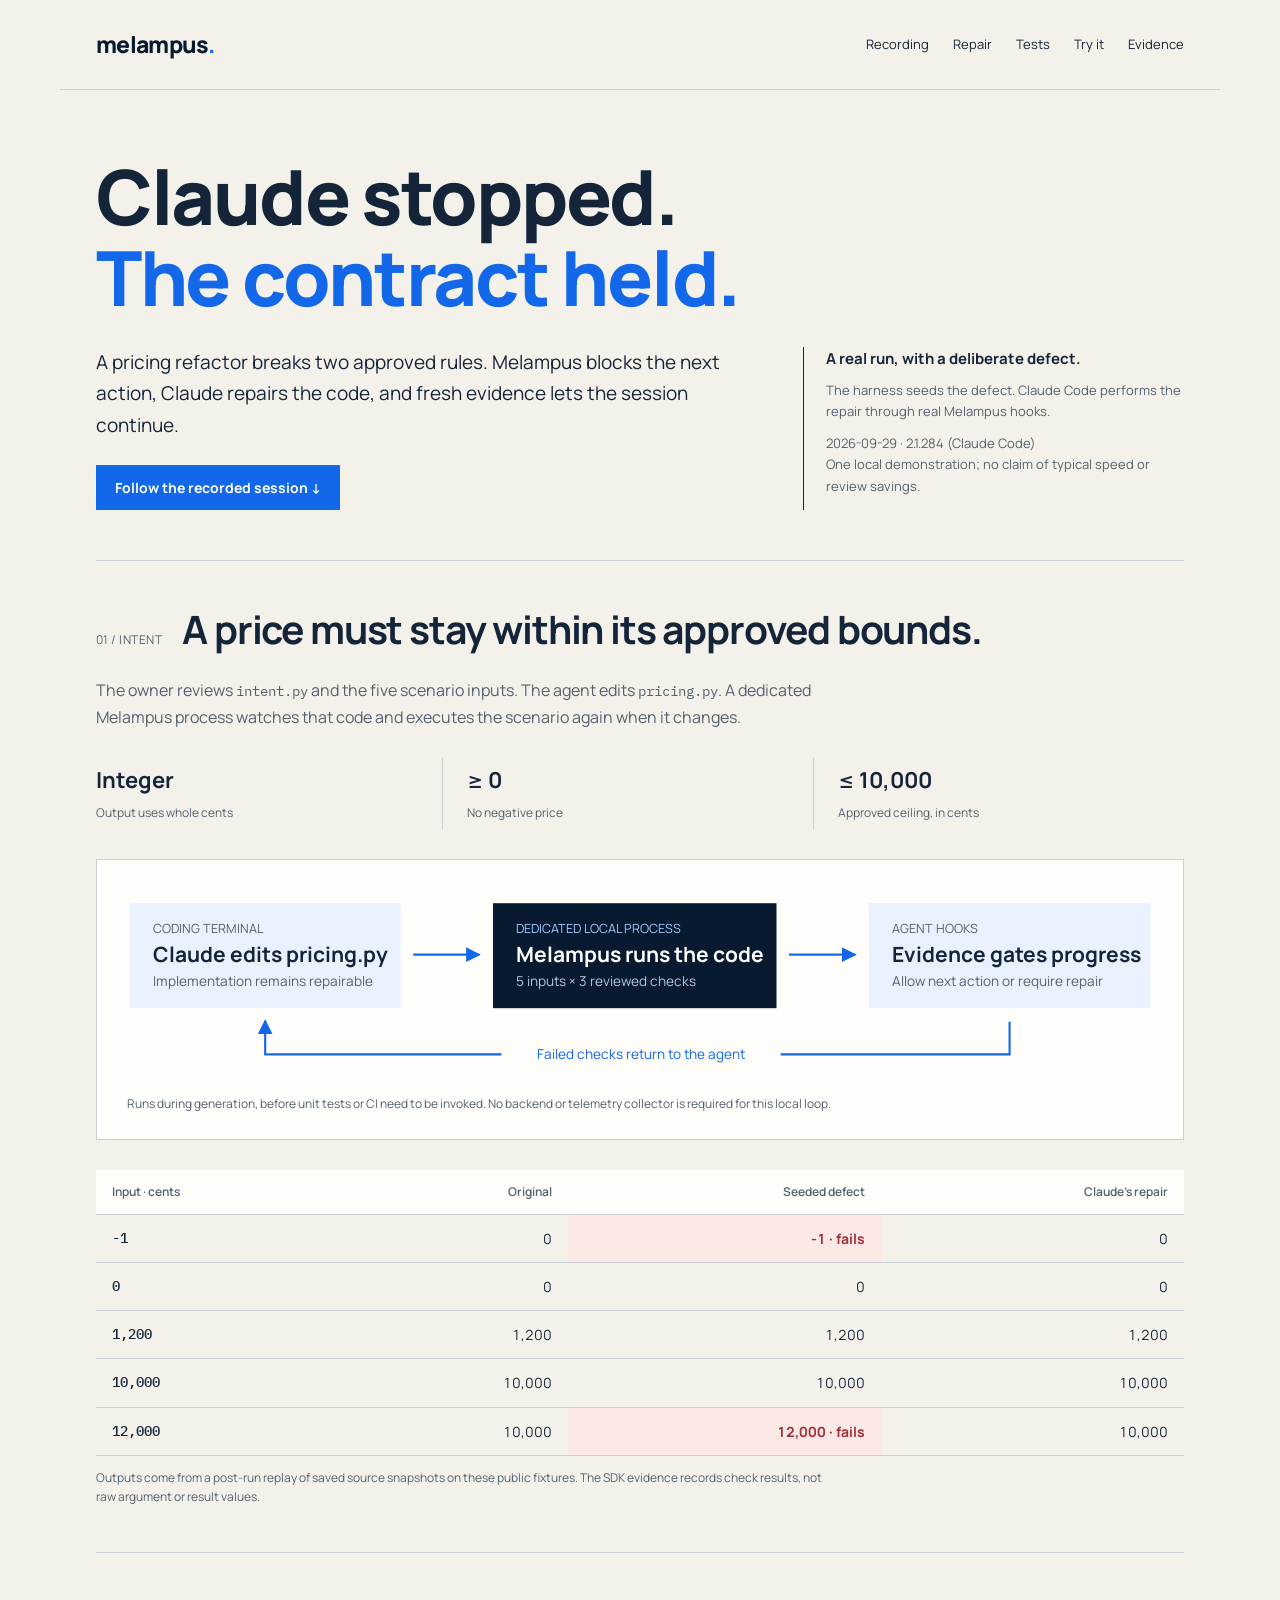
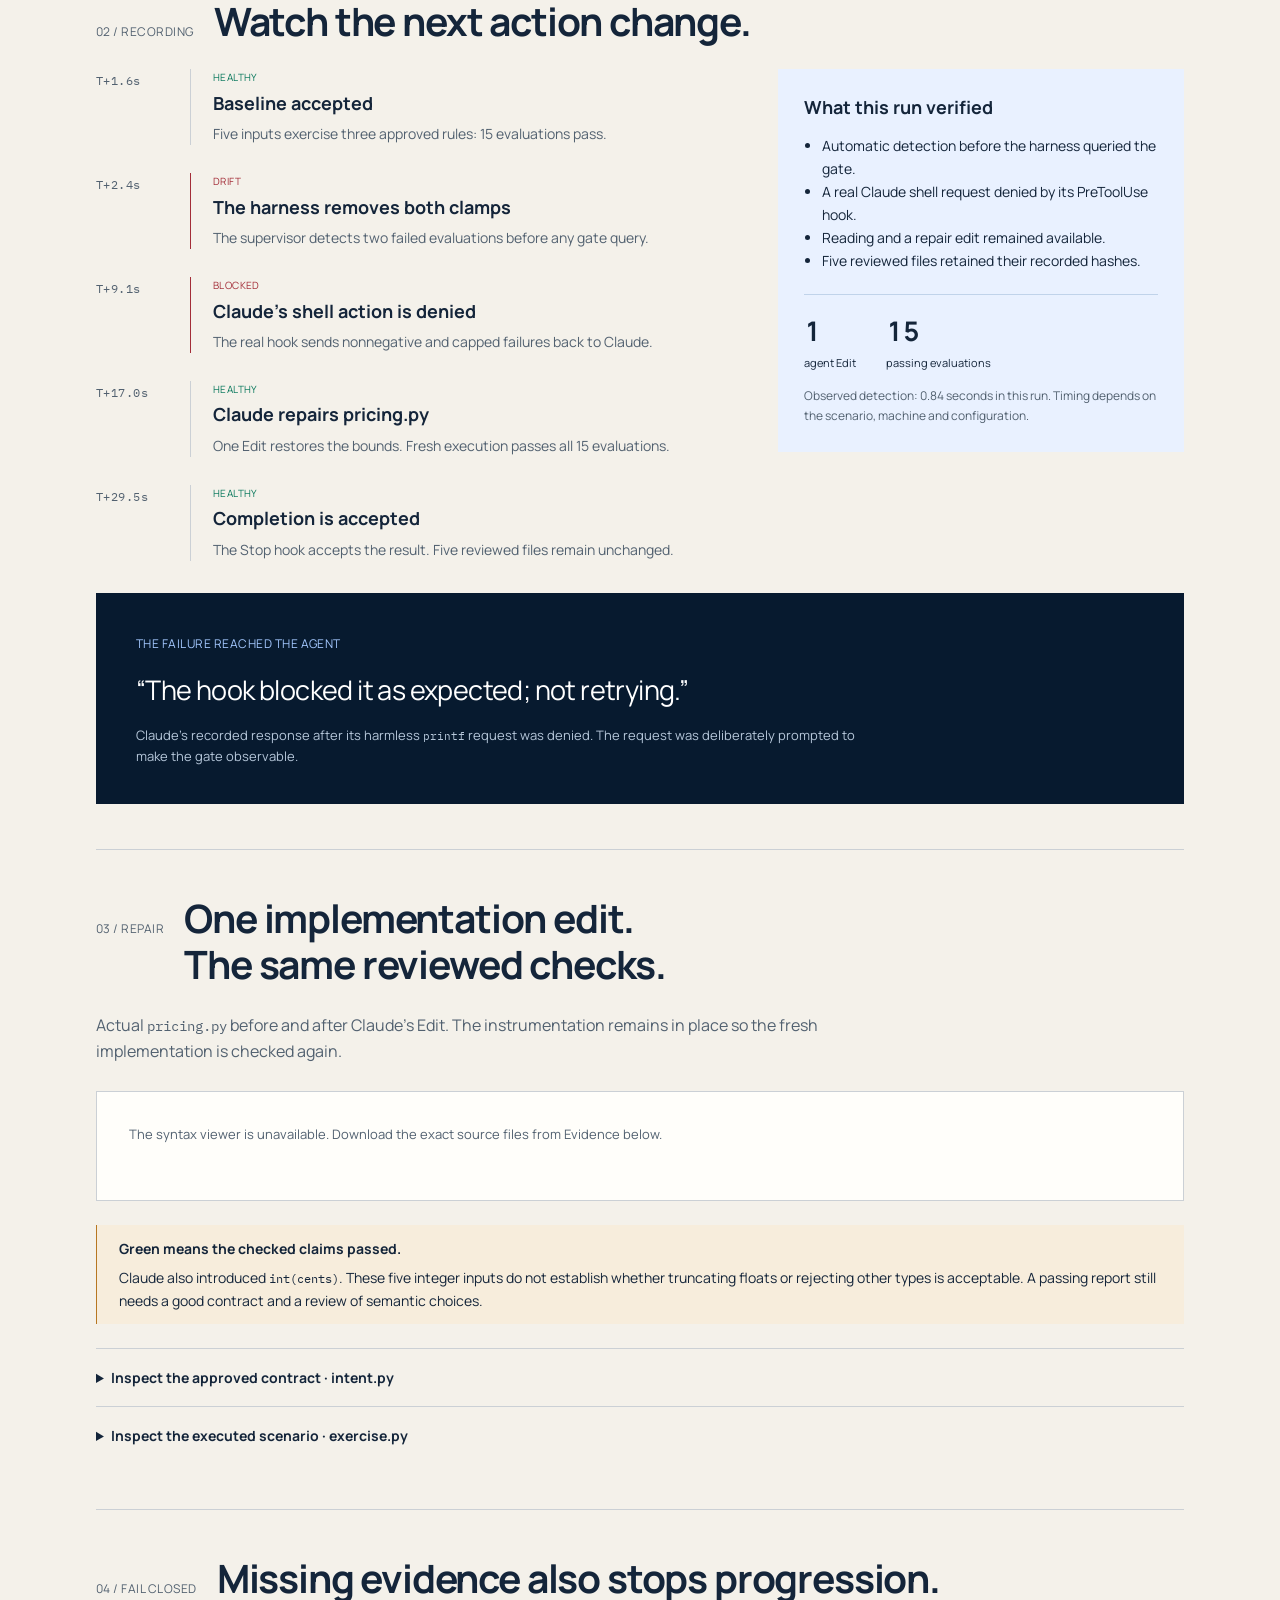
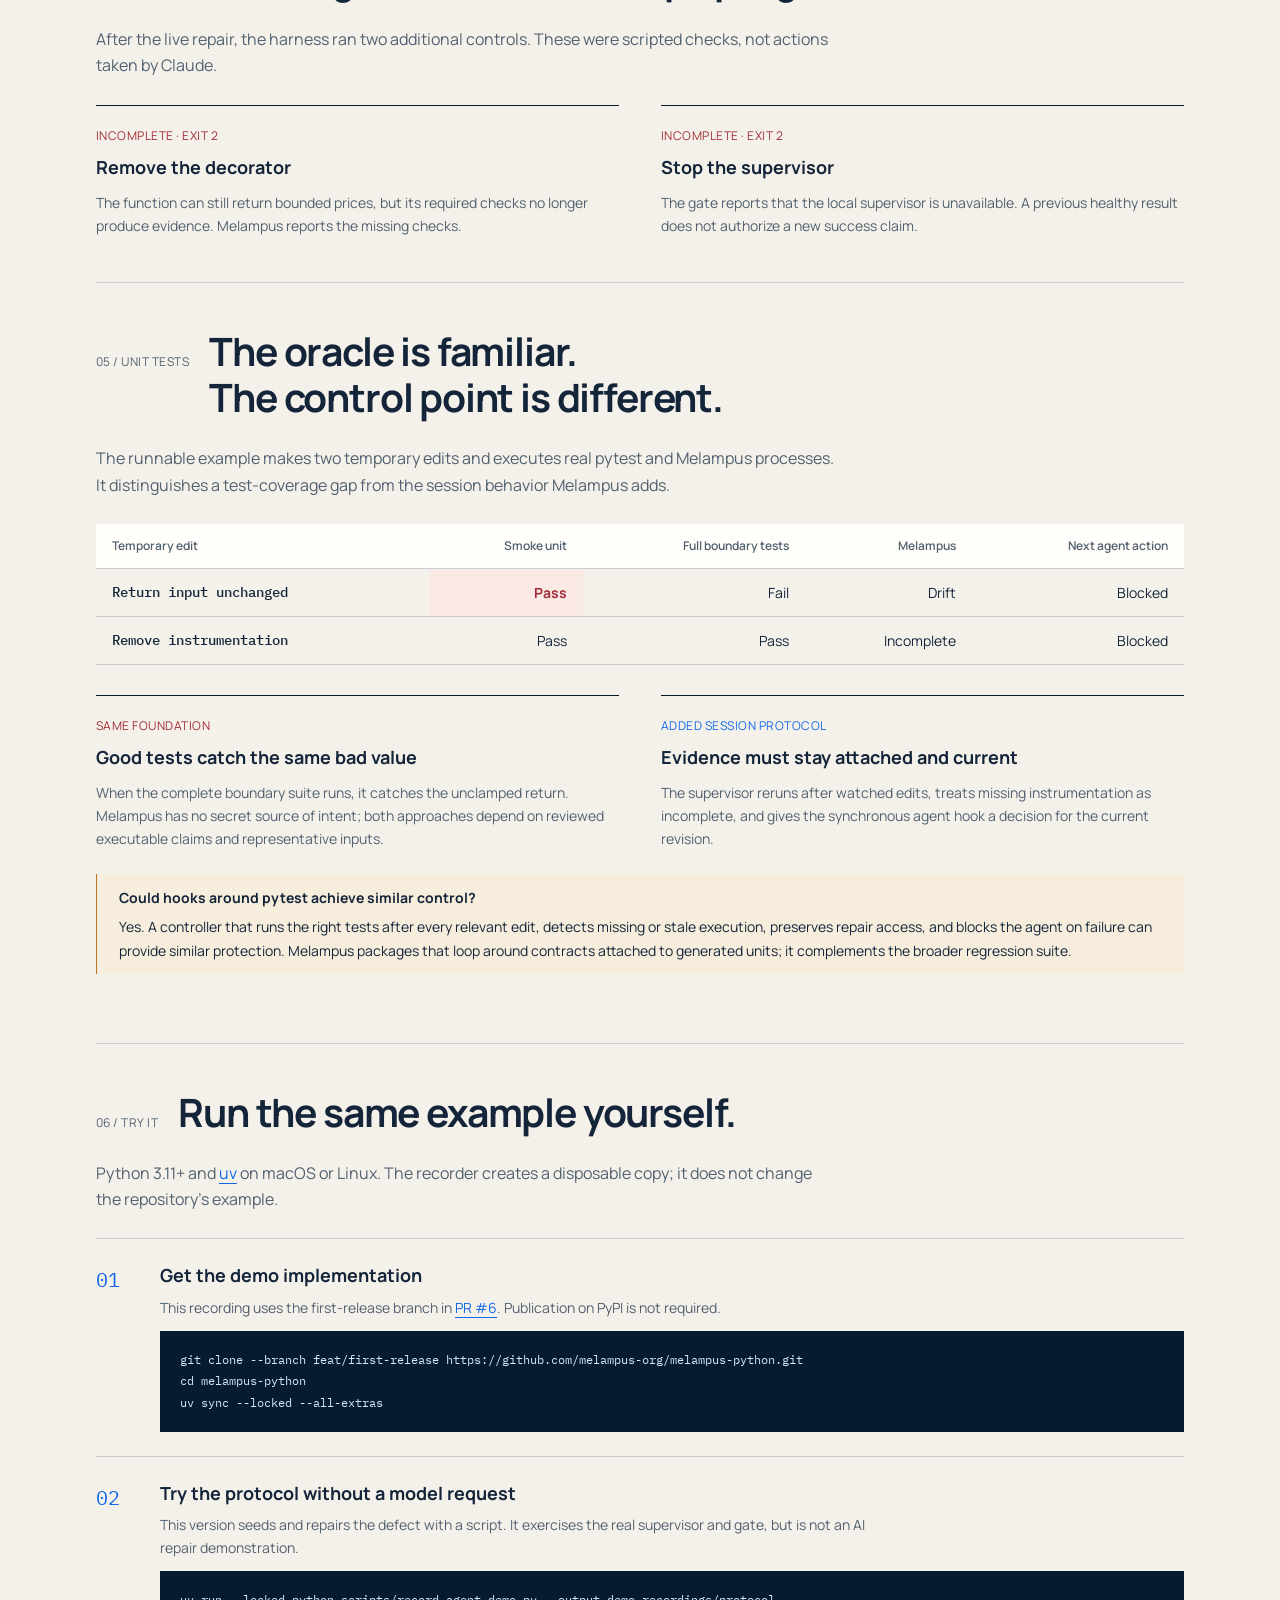
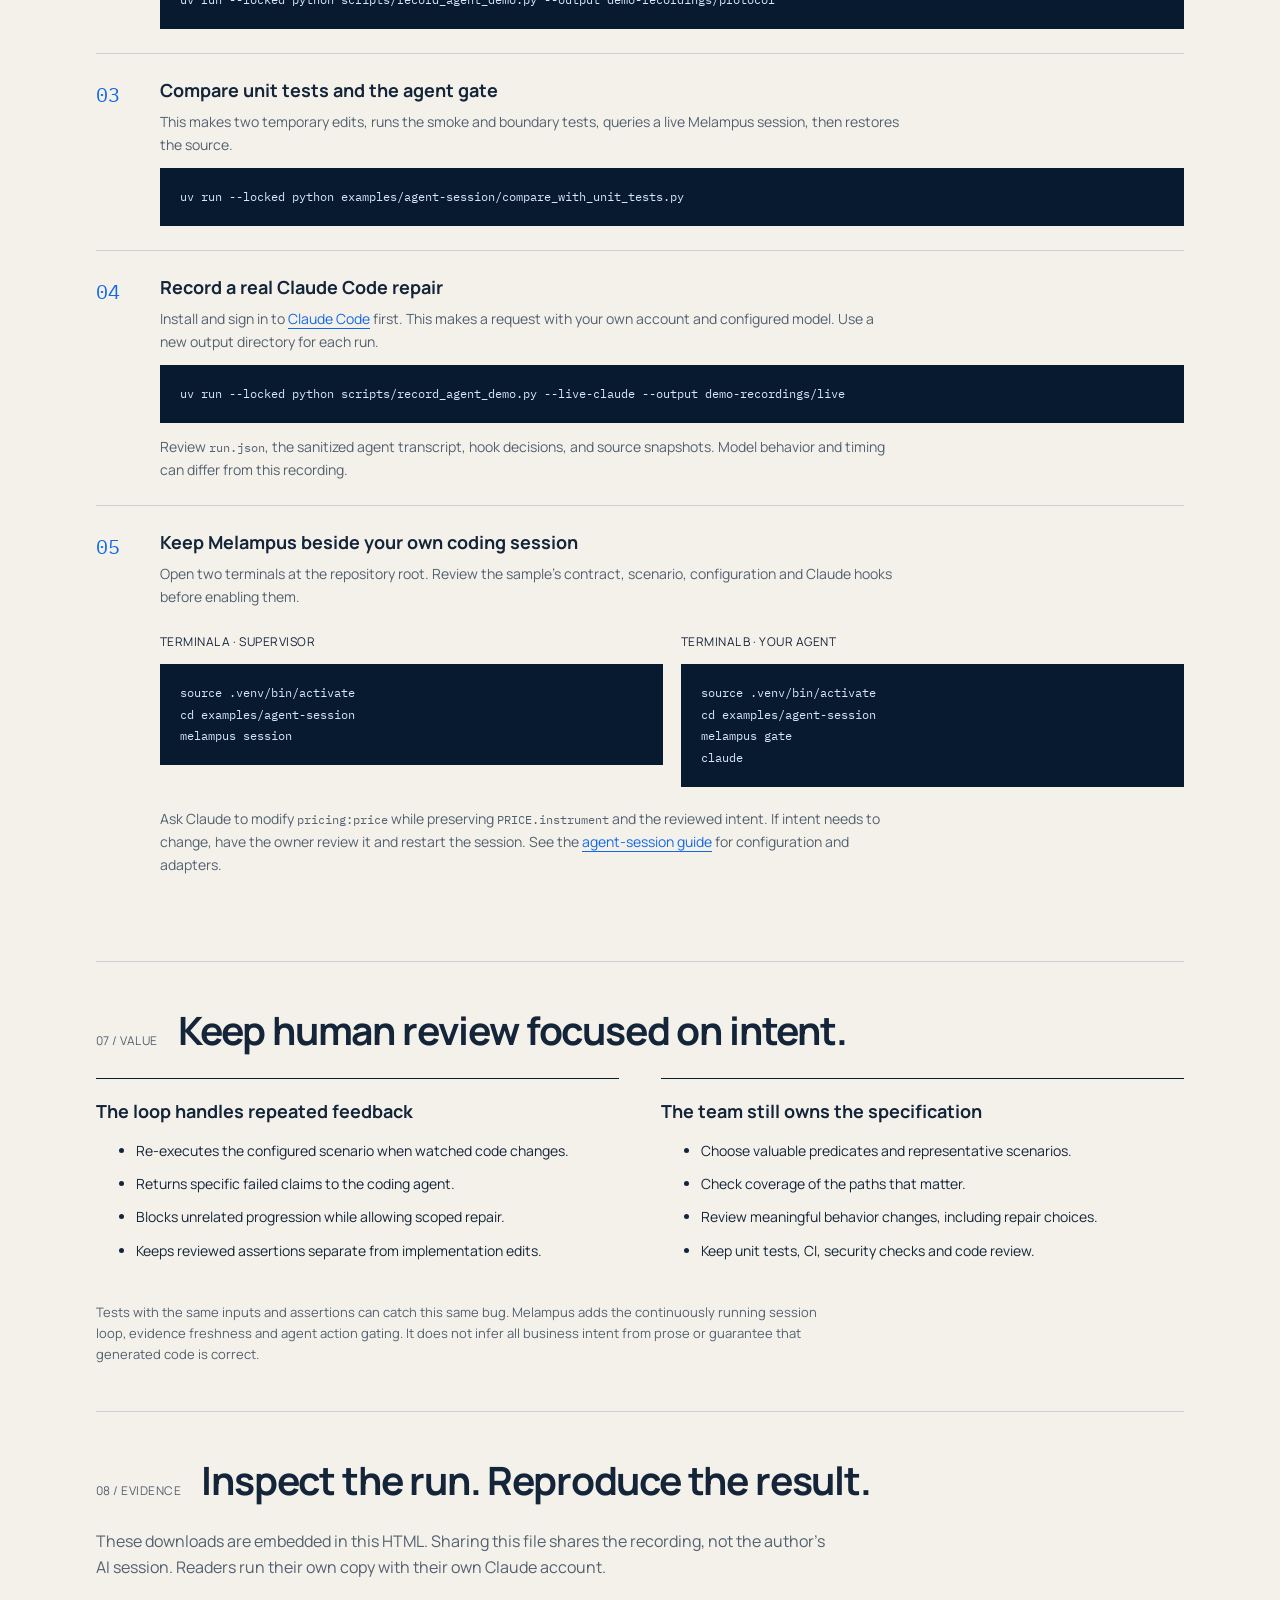
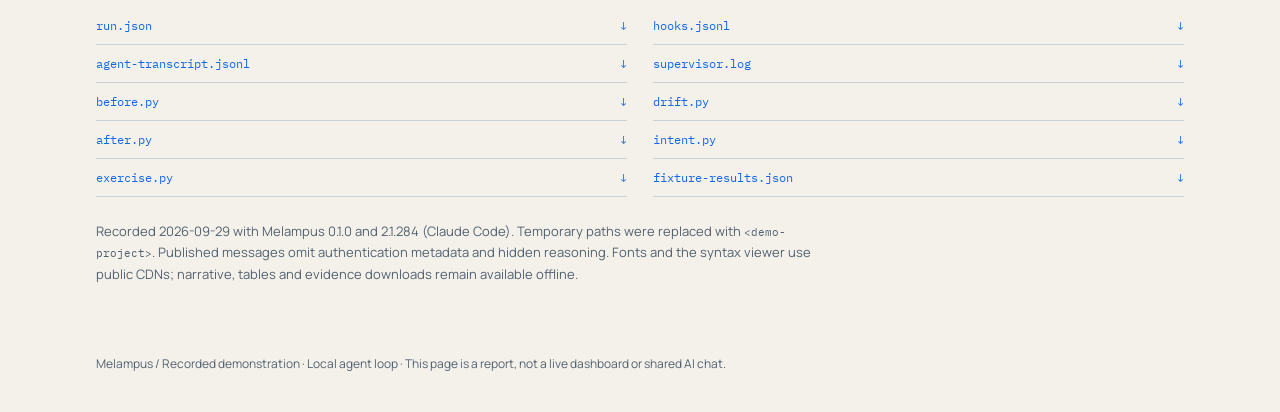
<file: docs/demos/pricing-session/walkthrough.html>
<!doctype html>
<html lang="en">
<head>
<meta charset="utf-8"><meta name="viewport" content="width=device-width,initial-scale=1">
<title>Melampus — a recorded Claude coding session</title>
<link rel="preconnect" href="https://fonts.googleapis.com">
<link href="https://fonts.googleapis.com/css2?family=IBM+Plex+Mono:wght@400;500&family=Manrope:wght@400;500;600;700;800&display=swap" rel="stylesheet">
<style>
:root{--navy:#071a2f;--ink:#14253a;--muted:#526170;--blue:#1268e8;--soft:#e9f1ff;--green:#08785c;--red:#a32d38;--paper:#f4f1ea;--white:#fffefa;--line:#cbd0d5}
*{box-sizing:border-box}html{scroll-behavior:smooth;scroll-padding-top:24px}body{margin:0;background:var(--paper);color:var(--ink);font:16px/1.65 Manrope,system-ui,sans-serif}a{color:var(--blue);text-underline-offset:4px}a:focus-visible,summary:focus-visible{outline:3px solid var(--blue);outline-offset:5px}header,main,footer{max-width:1160px;margin:auto;padding:0 36px}header{display:flex;justify-content:space-between;align-items:center;min-height:90px;border-bottom:1px solid var(--line)}.brand{font-weight:800;font-size:23px;letter-spacing:-1px;color:var(--navy);text-decoration:none}.brand span{color:var(--blue)}nav{display:flex;gap:24px}nav a{font-size:13px;color:var(--ink);text-decoration:none}h1,h2,h3,p{margin:0}h1{font-size:clamp(42px,6.5vw,76px);line-height:1.06;letter-spacing:-3px;max-width:760px;font-weight:800}h1 em{font-style:normal;color:var(--blue)}h2{font-size:clamp(28px,3.4vw,39px);line-height:1.18;letter-spacing:-1.25px;max-width:850px}h3{font-size:18px;line-height:1.35}p{max-width:740px}.eyebrow,.label,.time,.state{font-family:"IBM Plex Mono",monospace;font-size:12px;letter-spacing:.04em}.eyebrow{color:var(--blue);margin-bottom:22px}.hero{padding:66px 0 50px}.hero-grid{display:grid;grid-template-columns:1.7fr 1fr;gap:60px;margin-top:30px}.lede{font-size:19px;line-height:1.65}.context{border-left:3px solid var(--ink);padding-left:22px;font-size:13px;color:var(--muted)}.context strong{display:block;color:var(--ink);font-size:15px;margin-bottom:8px}.context p+p{margin-top:10px}.primary{display:inline-block;background:var(--blue);color:white;padding:11px 19px;text-decoration:none;font-size:14px;font-weight:700;margin-top:24px}section{padding:45px 0;border-top:1px solid var(--line)}.section-head{display:flex;gap:20px;align-items:baseline;margin-bottom:25px}.section-head .label{color:var(--muted);white-space:nowrap}.intro{color:var(--muted);margin:16px 0 26px}.rules{display:flex;gap:0;margin:28px 0}.rules div{padding:4px 24px;border-left:1px solid var(--line);flex:1}.rules div:first-child{padding-left:0;border:0}.rules b{display:block;font-size:22px}.rules small{font-size:12px;color:var(--muted)}.diagram{background:var(--white);border:1px solid var(--line);padding:18px;margin:30px 0}.diagram svg{width:100%;height:auto;display:block}.diagram figcaption{font-size:12px;color:var(--muted);padding:8px 12px}.table-wrap{overflow-x:auto}table{width:100%;border-collapse:collapse;text-align:right;font-size:14px}th,td{padding:12px 16px;border-bottom:1px solid var(--line)}thead th{font-size:12px;font-weight:600;color:var(--muted);background:var(--white)}th:first-child{text-align:left}tbody th{font-weight:500;font-family:"IBM Plex Mono",monospace}.failed{color:var(--red);background:#fae9e5;font-weight:700}.caption{font-size:12px;color:var(--muted);margin-top:12px}.record-grid{display:grid;grid-template-columns:1.55fr 1fr;gap:52px}.timeline{list-style:none;padding:0;margin:0}.timeline li{display:grid;grid-template-columns:76px 1fr;gap:18px;padding:0 0 28px}.timeline li>div{border-left:2px solid var(--line);padding:0 0 0 22px}.timeline .state{color:var(--green);display:block;font-size:10px;text-transform:uppercase;margin-bottom:5px}.timeline .drift .state,.timeline .blocked .state{color:var(--red)}.timeline .drift>div,.timeline .blocked>div{border-left-color:var(--red)}.time{color:var(--muted);padding-top:2px}.timeline p{font-size:14px;color:var(--muted);margin-top:7px}.evidence-note{align-self:start;background:var(--soft);padding:26px}.evidence-note ul{padding-left:18px;font-size:14px}.stats{display:flex;gap:30px;border-top:1px solid #c0d3ea;padding-top:20px;margin-top:22px}.stats b{display:block;font-size:27px;line-height:1.2}.stats small{font-size:11px}.quote{background:var(--navy);color:white;padding:36px 40px;margin:4px 0 0}.quote .label{color:#a4c8ff}.quote blockquote{font-size:27px;line-height:1.4;letter-spacing:-.6px;margin:16px 0}.quote p{font-size:13px;color:#b6c7da}.code-view{border:1px solid var(--line);background:var(--white);margin-top:18px;min-height:110px;max-width:100%;overflow:hidden}.code-view>p{padding:20px;font-size:13px;color:var(--muted)}.caution{border-left:3px solid #b77722;padding:12px 22px;margin:24px 0;background:#f7eddc;font-size:14px}.caution strong{display:block;margin-bottom:6px}details{border-top:1px solid var(--line);padding:17px 0}summary{cursor:pointer;font-size:14px;font-weight:700}.pair{display:grid;grid-template-columns:1fr 1fr;gap:42px}.pair article{border-top:3px solid var(--navy);padding-top:20px}.pair p{font-size:14px;margin-top:12px;color:var(--muted)}.pair .state{display:block;color:var(--red);margin-bottom:9px}.steps{list-style:none;padding:0;counter-reset:step}.steps>li{counter-increment:step;border-top:1px solid var(--line);padding:24px 0 12px;display:grid;grid-template-columns:48px 1fr;gap:16px}.steps>li:before{content:counter(step,decimal-leading-zero);font-family:"IBM Plex Mono",monospace;color:var(--blue);font-size:20px}.steps p{font-size:14px;margin:8px 0 12px;color:var(--muted)}pre{padding:18px 20px;background:var(--navy);color:#d7e7fb;overflow:auto;font:12px/1.8 "IBM Plex Mono",monospace;margin:12px 0;white-space:pre-wrap;overflow-wrap:anywhere}code{font-family:"IBM Plex Mono",monospace;font-size:.85em}.terminal-pair{display:grid;grid-template-columns:1fr 1fr;gap:18px}.terminal-pair .label{display:block;margin-top:12px}.benefits li{margin:10px 0;font-size:14px}.downloads{display:grid;grid-template-columns:1fr 1fr;gap:0 26px;margin-top:25px}.downloads a{padding:11px 0;border-bottom:1px solid var(--line);font:12px "IBM Plex Mono",monospace;text-decoration:none;display:flex;justify-content:space-between}.downloads a:hover{text-decoration:underline}footer{padding-top:24px;padding-bottom:38px;font-size:12px;color:var(--muted)}.endnote{margin-top:24px;font-size:13px;color:var(--muted)}
@media(max-width:720px){header,main,footer{padding-left:20px;padding-right:20px}header{align-items:flex-start;flex-direction:column;justify-content:center;gap:12px;padding-top:18px;padding-bottom:18px}nav{gap:19px}h1{letter-spacing:-1.8px}.hero{padding-top:40px}.hero-grid,.record-grid,.pair,.terminal-pair{grid-template-columns:1fr;gap:24px}.rules{gap:12px}.rules div{padding:4px 12px}.rules b{font-size:17px}.section-head{gap:12px;align-items:flex-start}.section-head .label{padding-top:6px}.diagram{padding:7px}.diagram svg{min-width:620px}.diagram{overflow:auto}.quote{padding:26px 22px}.quote blockquote{font-size:22px}.downloads{grid-template-columns:1fr}.timeline li{grid-template-columns:64px 1fr;gap:9px}.timeline li>div{padding-left:15px}.steps>li{grid-template-columns:30px 1fr;gap:12px}.steps>li>div{min-width:0}section{padding:32px 0}}
@media(prefers-reduced-motion:reduce){html{scroll-behavior:auto}}
@media print{body{background:white}nav,.primary{display:none}section{break-inside:avoid}.hero{padding-top:30px}.code-view{overflow:visible}}
::selection{background:#c4dcff;color:var(--navy)}html{scrollbar-color:#8495a7 var(--paper);scroll-behavior:auto}table,.time,.stats{font-variant-numeric:tabular-nums}.context,.caution{border-left-width:1px}.timeline li>div{border-left-width:1px}.pair article{border-top-width:1px}.code-view{padding:12px}h1,h2{letter-spacing:-.03em;text-wrap:balance}.brand{letter-spacing:-.03em}.primary:hover{background:#0d52b9}.label,.state{font-family:Manrope,system-ui,sans-serif}
</style>
</head>
<body>
<header><a class="brand" href="#top">melampus<span>.</span></a><nav aria-label="Walkthrough"><a href="#recording">Recording</a><a href="#repair">Repair</a><a href="#compare">Tests</a><a href="#try">Try it</a><a href="#evidence">Evidence</a></nav></header>
<main id="top">
<div class="hero">
<h1>Claude stopped.<br><em>The contract held.</em></h1>
<div class="hero-grid"><div><p class="lede">A pricing refactor breaks two approved rules. Melampus blocks the next action, Claude repairs the code, and fresh evidence lets the session continue.</p><a class="primary" href="#recording">Follow the recorded session ↓</a></div><aside class="context"><strong>A real run, with a deliberate defect.</strong><p>The harness seeds the defect. Claude Code performs the repair through real Melampus hooks.</p><p>2026-09-29 · 2.1.284 (Claude Code)<br>One local demonstration; no claim of typical speed or review savings.</p></aside></div>
</div>
<section>
<div class="section-head"><span class="label">01 / INTENT</span><h2>A price must stay within its approved bounds.</h2></div>
<p class="intro">The owner reviews <code>intent.py</code> and the five scenario inputs. The agent edits <code>pricing.py</code>. A dedicated Melampus process watches that code and executes the scenario again when it changes.</p>
<div class="rules"><div><b>Integer</b><small>Output uses whole cents</small></div><div><b>≥ 0</b><small>No negative price</small></div><div><b>≤ 10,000</b><small>Approved ceiling, in cents</small></div></div>
<figure class="diagram">
<svg viewBox="0 0 1000 198" role="img" aria-labelledby="flow-title flow-desc">
<title id="flow-title">A local feedback loop around the coding agent</title><desc id="flow-desc">Claude edits the implementation. Melampus executes five inputs and three checks in a separate local process. Hooks use fresh evidence to allow progression or return the agent to repair.</desc>
<defs><marker id="arrow" viewBox="0 0 10 10" refX="9" refY="5" markerWidth="7" markerHeight="7" orient="auto-start-reverse"><path d="M 0 0 L 10 5 L 0 10 z" fill="#1268e8"/></marker></defs>
<g font-family="Manrope,system-ui,sans-serif"><rect x="14" y="24" width="258" height="100" fill="#e9f1ff"/><text x="36" y="52" fill="#526170" font-size="12">CODING TERMINAL</text><text x="36" y="80" fill="#14253a" font-size="20" font-weight="700">Claude edits pricing.py</text><text x="36" y="103" fill="#526170" font-size="13">Implementation remains repairable</text>
<path d="M 284 73 H 347" stroke="#1268e8" stroke-width="2" marker-end="url(#arrow)"/>
<rect x="360" y="24" width="270" height="100" fill="#071a2f"/><text x="382" y="52" fill="#a4c8ff" font-size="12">DEDICATED LOCAL PROCESS</text><text x="382" y="80" fill="white" font-size="20" font-weight="700">Melampus runs the code</text><text x="382" y="103" fill="#b6c7da" font-size="13">5 inputs × 3 reviewed checks</text>
<path d="M 642 73 H 705" stroke="#1268e8" stroke-width="2" marker-end="url(#arrow)"/>
<rect x="718" y="24" width="268" height="100" fill="#e9f1ff"/><text x="740" y="52" fill="#526170" font-size="12">AGENT HOOKS</text><text x="740" y="80" fill="#14253a" font-size="20" font-weight="700">Evidence gates progress</text><text x="740" y="103" fill="#526170" font-size="13">Allow next action or require repair</text>
<path d="M 852 137 V 168 H 143 V 136" stroke="#1268e8" stroke-width="2" fill="none" marker-end="url(#arrow)"/><rect x="368" y="151" width="266" height="30" fill="#fffefa"/><text x="501" y="172" text-anchor="middle" fill="#1268e8" font-size="13">Failed checks return to the agent</text></g>
</svg>
<figcaption>Runs during generation, before unit tests or CI need to be invoked. No backend or telemetry collector is required for this local loop.</figcaption>
</figure>
<div class="table-wrap"><table><thead><tr><th>Input · cents</th><th>Original</th><th>Seeded defect</th><th>Claude’s repair</th></tr></thead><tbody><tr><th>-1</th><td>0</td><td class="failed">-1 · fails</td><td>0</td></tr><tr><th>0</th><td>0</td><td>0</td><td>0</td></tr><tr><th>1,200</th><td>1,200</td><td>1,200</td><td>1,200</td></tr><tr><th>10,000</th><td>10,000</td><td>10,000</td><td>10,000</td></tr><tr><th>12,000</th><td>10,000</td><td class="failed">12,000 · fails</td><td>10,000</td></tr></tbody></table></div>
<p class="caption">Outputs come from a post-run replay of saved source snapshots on these public fixtures. The SDK evidence records check results, not raw argument or result values.</p>
</section>
<section id="recording">
<div class="section-head"><span class="label">02 / RECORDING</span><h2>Watch the next action change.</h2></div>
<div class="record-grid"><ol class="timeline"><li class="healthy"><span class="time">T+1.6s</span><div><span class="state">healthy</span><h3>Baseline accepted</h3><p>Five inputs exercise three approved rules: 15 evaluations pass.</p></div></li><li class="drift"><span class="time">T+2.4s</span><div><span class="state">drift</span><h3>The harness removes both clamps</h3><p>The supervisor detects two failed evaluations before any gate query.</p></div></li><li class="blocked"><span class="time">T+9.1s</span><div><span class="state">blocked</span><h3>Claude’s shell action is denied</h3><p>The real hook sends nonnegative and capped failures back to Claude.</p></div></li><li class="healthy"><span class="time">T+17.0s</span><div><span class="state">healthy</span><h3>Claude repairs pricing.py</h3><p>One Edit restores the bounds. Fresh execution passes all 15 evaluations.</p></div></li><li class="healthy"><span class="time">T+29.5s</span><div><span class="state">healthy</span><h3>Completion is accepted</h3><p>The Stop hook accepts the result. Five reviewed files remain unchanged.</p></div></li></ol><aside class="evidence-note"><h3>What this run verified</h3><ul><li>Automatic detection before the harness queried the gate.</li><li>A real Claude shell request denied by its PreToolUse hook.</li><li>Reading and a repair edit remained available.</li><li>Five reviewed files retained their recorded hashes.</li></ul><div class="stats"><div><b>1</b><small>agent Edit</small></div><div><b>15</b><small>passing evaluations</small></div></div><p class="caption">Observed detection: 0.84 seconds in this run. Timing depends on the scenario, machine and configuration.</p></aside></div>
<div class="quote"><span class="label">THE FAILURE REACHED THE AGENT</span><blockquote>“The hook blocked it as expected; not retrying.”</blockquote><p>Claude’s recorded response after its harmless <code>printf</code> request was denied. The request was deliberately prompted to make the gate observable.</p></div>
</section>
<section id="repair">
<div class="section-head"><span class="label">03 / REPAIR</span><h2>One implementation edit.<br>The same reviewed checks.</h2></div>
<p class="intro">Actual <code>pricing.py</code> before and after Claude’s Edit. The instrumentation remains in place so the fresh implementation is checked again.</p>
<div id="code-diff" class="code-view"><p>Loading source comparison. If offline, download drift.py and after.py from Evidence below.</p></div>
<div class="caution"><strong>Green means the checked claims passed.</strong>Claude also introduced <code>int(cents)</code>. These five integer inputs do not establish whether truncating floats or rejecting other types is acceptable. A passing report still needs a good contract and a review of semantic choices.</div>
<details><summary>Inspect the approved contract · intent.py</summary><div id="contract-code" class="code-view"><p>Source available in Evidence below.</p></div></details>
<details><summary>Inspect the executed scenario · exercise.py</summary><div id="scenario-code" class="code-view"><p>Source available in Evidence below.</p></div></details>
</section>
<section>
<div class="section-head"><span class="label">04 / FAIL CLOSED</span><h2>Missing evidence also stops progression.</h2></div>
<p class="intro">After the live repair, the harness ran two additional controls. These were scripted checks, not actions taken by Claude.</p>
<div class="pair"><article><span class="state">INCOMPLETE · EXIT 2</span><h3>Remove the decorator</h3><p>The function can still return bounded prices, but its required checks no longer produce evidence. Melampus reports the missing checks.</p></article><article><span class="state">INCOMPLETE · EXIT 2</span><h3>Stop the supervisor</h3><p>The gate reports that the local supervisor is unavailable. A previous healthy result does not authorize a new success claim.</p></article></div>
</section>
<section id="compare">
<div class="section-head"><span class="label">05 / UNIT TESTS</span><h2>The oracle is familiar.<br>The control point is different.</h2></div>
<p class="intro">The runnable example makes two temporary edits and executes real pytest and Melampus processes. It distinguishes a test-coverage gap from the session behavior Melampus adds.</p>
<div class="table-wrap"><table><thead><tr><th>Temporary edit</th><th>Smoke unit</th><th>Full boundary tests</th><th>Melampus</th><th>Next agent action</th></tr></thead><tbody><tr><th>Return input unchanged</th><td class="failed">Pass</td><td>Fail</td><td>Drift</td><td>Blocked</td></tr><tr><th>Remove instrumentation</th><td>Pass</td><td>Pass</td><td>Incomplete</td><td>Blocked</td></tr></tbody></table></div>
<div class="pair" style="margin-top:30px"><article><span class="state">SAME FOUNDATION</span><h3>Good tests catch the same bad value</h3><p>When the complete boundary suite runs, it catches the unclamped return. Melampus has no secret source of intent; both approaches depend on reviewed executable claims and representative inputs.</p></article><article><span class="state" style="color:var(--blue)">ADDED SESSION PROTOCOL</span><h3>Evidence must stay attached and current</h3><p>The supervisor reruns after watched edits, treats missing instrumentation as incomplete, and gives the synchronous agent hook a decision for the current revision.</p></article></div>
<div class="caution"><strong>Could hooks around pytest achieve similar control?</strong>Yes. A controller that runs the right tests after every relevant edit, detects missing or stale execution, preserves repair access, and blocks the agent on failure can provide similar protection. Melampus packages that loop around contracts attached to generated units; it complements the broader regression suite.</div>
</section>
<section id="try">
<div class="section-head"><span class="label">06 / TRY IT</span><h2>Run the same example yourself.</h2></div>
<p class="intro">Python 3.11+ and <a href="https://docs.astral.sh/uv/getting-started/installation/">uv</a> on macOS or Linux. The recorder creates a disposable copy; it does not change the repository’s example.</p>
<ol class="steps">
<li><div><h3>Get the demo implementation</h3><p>This recording uses the first-release branch in <a href="https://github.com/melampus-org/melampus-python/pull/6">PR #6</a>. Publication on PyPI is not required.</p><pre>git clone --branch feat/first-release https://github.com/melampus-org/melampus-python.git
cd melampus-python
uv sync --locked --all-extras</pre></div></li>
<li><div><h3>Try the protocol without a model request</h3><p>This version seeds and repairs the defect with a script. It exercises the real supervisor and gate, but is not an AI repair demonstration.</p><pre>uv run --locked python scripts/record_agent_demo.py --output demo-recordings/protocol</pre></div></li>
<li><div><h3>Compare unit tests and the agent gate</h3><p>This makes two temporary edits, runs the smoke and boundary tests, queries a live Melampus session, then restores the source.</p><pre>uv run --locked python examples/agent-session/compare_with_unit_tests.py</pre></div></li>
<li><div><h3>Record a real Claude Code repair</h3><p>Install and sign in to <a href="https://code.claude.com/docs/en/setup">Claude Code</a> first. This makes a request with your own account and configured model. Use a new output directory for each run.</p><pre>uv run --locked python scripts/record_agent_demo.py --live-claude --output demo-recordings/live</pre><p>Review <code>run.json</code>, the sanitized agent transcript, hook decisions, and source snapshots. Model behavior and timing can differ from this recording.</p></div></li>
<li><div><h3>Keep Melampus beside your own coding session</h3><p>Open two terminals at the repository root. Review the sample’s contract, scenario, configuration and Claude hooks before enabling them.</p><div class="terminal-pair"><div><span class="label">TERMINAL A · SUPERVISOR</span><pre>source .venv/bin/activate
cd examples/agent-session
melampus session</pre></div><div><span class="label">TERMINAL B · YOUR AGENT</span><pre>source .venv/bin/activate
cd examples/agent-session
melampus gate
claude</pre></div></div><p>Ask Claude to modify <code>pricing:price</code> while preserving <code>PRICE.instrument</code> and the reviewed intent. If intent needs to change, have the owner review it and restart the session. See the <a href="https://github.com/melampus-org/melampus-python/blob/feat/first-release/docs/AGENT-SESSION.md">agent-session guide</a> for configuration and adapters.</p></div></li>
</ol>
</section>
<section>
<div class="section-head"><span class="label">07 / VALUE</span><h2>Keep human review focused on intent.</h2></div>
<div class="pair benefits"><article><h3>The loop handles repeated feedback</h3><ul><li>Re-executes the configured scenario when watched code changes.</li><li>Returns specific failed claims to the coding agent.</li><li>Blocks unrelated progression while allowing scoped repair.</li><li>Keeps reviewed assertions separate from implementation edits.</li></ul></article><article><h3>The team still owns the specification</h3><ul><li>Choose valuable predicates and representative scenarios.</li><li>Check coverage of the paths that matter.</li><li>Review meaningful behavior changes, including repair choices.</li><li>Keep unit tests, CI, security checks and code review.</li></ul></article></div>
<p class="endnote">Tests with the same inputs and assertions can catch this same bug. Melampus adds the continuously running session loop, evidence freshness and agent action gating. It does not infer all business intent from prose or guarantee that generated code is correct.</p>
</section>
<section id="evidence">
<div class="section-head"><span class="label">08 / EVIDENCE</span><h2>Inspect the run. Reproduce the result.</h2></div>
<p class="intro">These downloads are embedded in this HTML. Sharing this file shares the recording, not the author’s AI session. Readers run their own copy with their own Claude account.</p>
<div class="downloads"><a download="run.json" href="[data-uri]">run.json<span>↓</span></a><a download="hooks.jsonl" href="[data-uri]">hooks.jsonl<span>↓</span></a><a download="agent-transcript.jsonl" href="[data-uri]">agent-transcript.jsonl<span>↓</span></a><a download="supervisor.log" href="[data-uri]">supervisor.log<span>↓</span></a><a download="before.py" href="[data-uri]">before.py<span>↓</span></a><a download="drift.py" href="[data-uri]">drift.py<span>↓</span></a><a download="after.py" href="[data-uri]">after.py<span>↓</span></a><a download="intent.py" href="[data-uri]">intent.py<span>↓</span></a><a download="exercise.py" href="[data-uri]">exercise.py<span>↓</span></a><a download="fixture-results.json" href="[data-uri]">fixture-results.json<span>↓</span></a></div>
<p class="endnote">Recorded 2026-09-29 with Melampus 0.1.0 and 2.1.284 (Claude Code). Temporary paths were replaced with <code>&lt;demo-project&gt;</code>. Published messages omit authentication metadata and hidden reasoning. Fonts and the syntax viewer use public CDNs; narrative, tables and evidence downloads remain available offline.</p>
</section>
</main>
<footer>Melampus / Recorded demonstration · Local agent loop · This page is a report, not a live dashboard or shared AI chat.</footer>
<script type="application/json" id="recorded-code">{"drift.py": "from intent import PRICE\n\n\n@PRICE.instrument(generator=\"example\")\ndef price(cents: int) -> int:\n    return cents\n", "after.py": "from intent import PRICE\n\n\n@PRICE.instrument(generator=\"example\")\ndef price(cents: int) -> int:\n    return max(0, min(int(cents), 10000))\n", "intent.py": "\"\"\"Review these claims once before the agent starts implementing them.\"\"\"\n\nfrom melampus import Check, Contract\n\nPRICE = Contract(\n    intent=\"Return a nonnegative integer price in cents, capped at 10000 cents.\",\n    checks=(\n        Check(\"integer_cents\", lambda value: type(value) is int, \"Price uses integer cents.\"),\n        Check(\"nonnegative\", lambda value: value >= 0, \"Price is never negative.\"),\n        Check(\"capped\", lambda value: value \u003c= 10000, \"Price never exceeds 10000 cents.\"),\n    ),\n)\n\nCONTRACTS = {\"pricing:price\": PRICE}\n", "exercise.py": "\"\"\"Exercise the actual entry point; the SDK carries the assertions.\"\"\"\n\nfrom pricing import price\n\nfor cents in (-1, 0, 1200, 10000, 12000):\n    price(cents)\n"}</script>
<script type="module">
const sources=JSON.parse(document.getElementById("recorded-code").textContent);
try {
 const {File,FileDiff}=await import("https://esm.sh/@pierre/diffs@1.2.10?bundle");
 const options={theme:"github-light",themeType:"light",overflow:"wrap"};
 const container=document.getElementById("code-diff");container.replaceChildren();
 new FileDiff({...options,diffStyle:matchMedia("(max-width:720px)").matches?"unified":"split"}).render({oldFile:{name:"pricing.py",contents:sources["drift.py"]},newFile:{name:"pricing.py",contents:sources["after.py"]},containerWrapper:container});
 for(const [id,name] of [["contract-code","intent.py"],["scenario-code","exercise.py"]]){
  const el=document.getElementById(id);el.replaceChildren();new File(options).render({file:{name,contents:sources[name]},containerWrapper:el});
 }
} catch(error) {
 for(const id of ["code-diff","contract-code","scenario-code"]){document.getElementById(id).innerHTML="<p>The syntax viewer is unavailable. Download the exact source files from Evidence below.</p>";}
}
</script>
</body>
</html>
</file>
<file: site/brand.css>
/*
 * OPSWAT brand tokens for GitHub Pages site/ content.
 * Source: https://www.opswat.com/brand/colors · https://www.opswat.com/brand/fonts
 *
 * Typography: Simplon Norm is the brand primary; Roboto is the approved fallback
 * when Simplon is unavailable (e.g. GitHub Pages). Roboto Mono for labels/code.
 *
 * Color usage: reserve Blue 700 for actions and links; do not use action or accent
 * hues for headlines. Accents should stay under ~5% of any layout.
 */

:root {
  /* Neutral */
  --neutral-1200: #0c121d;
  --neutral-1100: #141b27;
  --neutral-1000: #172234;
  --neutral-900: #24324b;
  --neutral-800: #344565;
  --neutral-700: #475b81;
  --neutral-600: #607497;
  --neutral-500: #a9b2c4;
  --neutral-400: #c7ccd5;
  --neutral-300: #dee0e4;
  --neutral-200: #ebecee;
  --neutral-100: #f8f9f9;
  --white: #ffffff;
  --black: #000000;

  /* Blue — action & links */
  --blue-900: #123d8b;
  --blue-800: #1854c3;
  --blue-700: #1d6bfc;
  --blue-600: #357bfc;
  --blue-500: #5690fd;
  --blue-100: #e8f0ff;
  --navy-1000: #0d2654;

  /* Accents — sparing use */
  --teal-900: #018288;
  --teal-100: #e8feff;
  --green-900: #009165;
  --green-100: #dffff5;
  --orange-700: #ff6b00;
  --orange-100: #ffebde;

  /* Semantic aliases (used by page styles) */
  --paper: var(--neutral-100);
  --ink: var(--neutral-1200);
  --mid: var(--neutral-600);
  --line: var(--neutral-300);
  --action: var(--blue-700);
  --action-strong: var(--blue-800);
  --action-soft: var(--blue-100);
  --headline-accent: var(--navy-1000);
  --blue: var(--blue-800);
  --green: var(--green-900);
  --green-text: var(--green-900);
  --orange: var(--orange-700);

  --font-body: Roboto, Arial, sans-serif;
  --font-head: Roboto, Arial, sans-serif;
  --font-mono: "Roboto Mono", ui-monospace, monospace;
}

*,
*::before,
*::after {
  box-sizing: border-box;
}

html,
body {
  margin: 0;
  background: var(--paper);
  color: var(--ink);
  font-family: var(--font-body);
  -webkit-font-smoothing: antialiased;
  line-height: 1.6;
}

.font-head {
  font-family: var(--font-head);
}

.font-mono {
  font-family: var(--font-mono);
}

::selection {
  background: var(--blue-100);
}

a {
  color: inherit;
}
</file>
<file: site/site-hub.css>
:root { --max: 74rem; }
html { scroll-behavior: smooth; }
body { background: #f8f9f9; }

.site-header { position: sticky; top: 0; z-index: 10; border-bottom: 1px solid var(--line); background: rgba(248, 249, 249, 0.94); backdrop-filter: blur(12px); }
.site-header__inner, .hero__inner, .section, .site-footer__inner { width: min(var(--max), calc(100% - 3rem)); margin: 0 auto; }
.site-header__inner { min-height: 4rem; display: flex; align-items: center; justify-content: space-between; gap: 2rem; }
.wordmark { display: flex; align-items: center; gap: .7rem; font-weight: 700; text-decoration: none; letter-spacing: -.02em; }
.site-mark { width: .65rem; height: .65rem; background: var(--action); border-radius: 1px; }
nav { display: flex; gap: 1.4rem; font-size: .85rem; }
nav a { color: var(--neutral-700); text-decoration: none; }
nav a:hover { color: var(--action); }

.hero { border-bottom: 1px solid var(--line); background: linear-gradient(135deg, #f8f9f9 65%, #e8f0ff); }
.hero__inner { padding: clamp(5rem, 10vw, 8rem) 0 3rem; }
.eyebrow { margin: 0 0 1rem; color: var(--action); font: 500 .72rem/1.2 var(--font-mono); letter-spacing: .12em; }
.hero h1 { max-width: 62rem; margin: 0; font-size: clamp(3rem, 7.2vw, 6.3rem); line-height: .96; letter-spacing: -.055em; font-weight: 700; color: var(--neutral-1200); }
.hero__lede { max-width: 49rem; margin: 2rem 0 0; font-size: clamp(1.1rem, 2vw, 1.42rem); line-height: 1.55; color: var(--neutral-700); }
.hero__actions { display: flex; flex-wrap: wrap; gap: .75rem; margin-top: 2rem; }
.button { display: inline-flex; align-items: center; min-height: 2.8rem; padding: .65rem 1rem; border: 1px solid var(--neutral-400); background: #fff; color: var(--neutral-1200); text-decoration: none; font-size: .9rem; font-weight: 500; }
.button:hover { border-color: var(--action); color: var(--action); }
.button--primary { border-color: var(--action); background: var(--action); color: #fff; }
.button--primary:hover { background: var(--action-strong); color: #fff; }
.hero__facts { display: grid; grid-template-columns: repeat(3, minmax(0, 1fr)); max-width: 48rem; margin: 4.5rem 0 0; border-top: 1px solid var(--line); }
.hero__facts div { padding: 1.25rem 1rem 0 0; }
.hero__facts dt { font-size: 2rem; font-weight: 700; letter-spacing: -.04em; }
.hero__facts dd { margin: .15rem 0 0; color: var(--neutral-600); font-size: .8rem; }
.disclaimer { margin: 1rem 0 0; color: var(--neutral-600); font-size: .75rem; }

.section { padding-top: clamp(4.5rem, 8vw, 7rem); padding-bottom: clamp(4.5rem, 8vw, 7rem); }
.section-head { display: grid; grid-template-columns: 1fr 2fr; gap: 1rem 4rem; margin-bottom: 3rem; }
.section-head .eyebrow { grid-row: 1 / span 2; }
.section h2 { max-width: 49rem; margin: 0; font-size: clamp(2rem, 4.6vw, 4rem); line-height: 1.03; letter-spacing: -.045em; }
.section-head > p:last-child { max-width: 46rem; margin: 0; color: var(--neutral-600); font-size: 1.05rem; }

.flow { display: grid; grid-template-columns: 1fr auto 1fr auto 1fr; gap: 1rem; align-items: stretch; }
.flow article { min-height: 14rem; padding: 1.5rem; border: 1px solid var(--line); background: #fff; }
.flow article > span { color: var(--action); font: 500 .72rem var(--font-mono); }
.flow h3 { margin: 3.4rem 0 .5rem; font-size: 1.15rem; }
.flow p { margin: 0; color: var(--neutral-600); font-size: .9rem; }
.flow__arrow { align-self: center; color: var(--neutral-500); }
.terminal-pair { display: grid; grid-template-columns: 1fr 1fr; gap: 1rem; margin-top: 1rem; }
.terminal-pair > div { padding: 1.25rem; background: var(--neutral-1200); color: #fff; }
.terminal-pair span { color: #9fbef8; font: 500 .68rem var(--font-mono); letter-spacing: .08em; }
pre { margin: 1rem 0 0; padding: 1.15rem; overflow: auto; background: var(--neutral-1200); color: #e8edf5; font: .82rem/1.65 var(--font-mono); }
.terminal-pair pre { padding: 0; }

.section--ink { width: 100%; max-width: none; padding-left: max(1.5rem, calc((100% - var(--max)) / 2)); padding-right: max(1.5rem, calc((100% - var(--max)) / 2)); background: var(--neutral-1200); color: #fff; }
.section--ink .section-head > p:last-child { color: var(--neutral-400); }
.video-grid { display: grid; grid-template-columns: 1fr 1fr; gap: 1.5rem; }
.video-card { overflow: hidden; border: 1px solid var(--neutral-800); background: var(--neutral-1100); }
.video-card video { display: block; width: 100%; aspect-ratio: 16 / 9; background: #000; object-fit: cover; }
.video-card > div { padding: 1.4rem; }
.video-card h3 { margin: 0 0 .4rem; font-size: 1.2rem; }
.video-card p:last-child { margin: 0; color: var(--neutral-400); font-size: .9rem; }

.table-wrap { overflow-x: auto; border-top: 2px solid var(--neutral-1200); }
table { width: 100%; border-collapse: collapse; background: #fff; }
th, td { padding: 1rem; border-bottom: 1px solid var(--line); text-align: left; vertical-align: top; font-size: .88rem; }
thead th { color: var(--neutral-600); font: 500 .72rem var(--font-mono); letter-spacing: .06em; }
tbody th { width: 34%; font-weight: 500; }
td { color: var(--neutral-700); }
.yes { color: var(--green-text); font-weight: 500; }
.truth-note { margin-top: 1rem; padding: 1.1rem 1.25rem; border-left: 3px solid var(--orange); background: var(--orange-100); color: var(--neutral-800); font-size: .9rem; }

.section--cta { display: grid; grid-template-columns: 1fr 1fr; gap: 2rem 4rem; border-top: 1px solid var(--line); }
.section--cta h2 { font-size: clamp(2rem, 4vw, 3.4rem); }
.section--cta p:not(.eyebrow) { color: var(--neutral-600); }
.section--cta pre { margin: 0; align-self: start; }
.section--cta .hero__actions { grid-column: 1 / -1; margin: 0; }
.site-footer { border-top: 1px solid var(--line); }
.site-footer__inner { display: flex; justify-content: space-between; gap: 1rem; padding-top: 1.5rem; padding-bottom: 2.5rem; color: var(--neutral-600); font: .74rem var(--font-mono); }
.site-footer a { color: var(--action); text-decoration: none; }

@media (max-width: 760px) {
  nav a:not(:last-child) { display: none; }
  .hero__inner { padding-top: 4rem; }
  .hero__facts, .section-head, .terminal-pair, .video-grid, .section--cta { grid-template-columns: 1fr; }
  .section-head .eyebrow { grid-row: auto; }
  .flow { grid-template-columns: 1fr; }
  .flow__arrow { transform: rotate(90deg); justify-self: center; }
  .section--cta .hero__actions { grid-column: auto; }
  .site-footer__inner { flex-direction: column; }
}
@media (prefers-reduced-motion: reduce) { html { scroll-behavior: auto; } }
</file>
